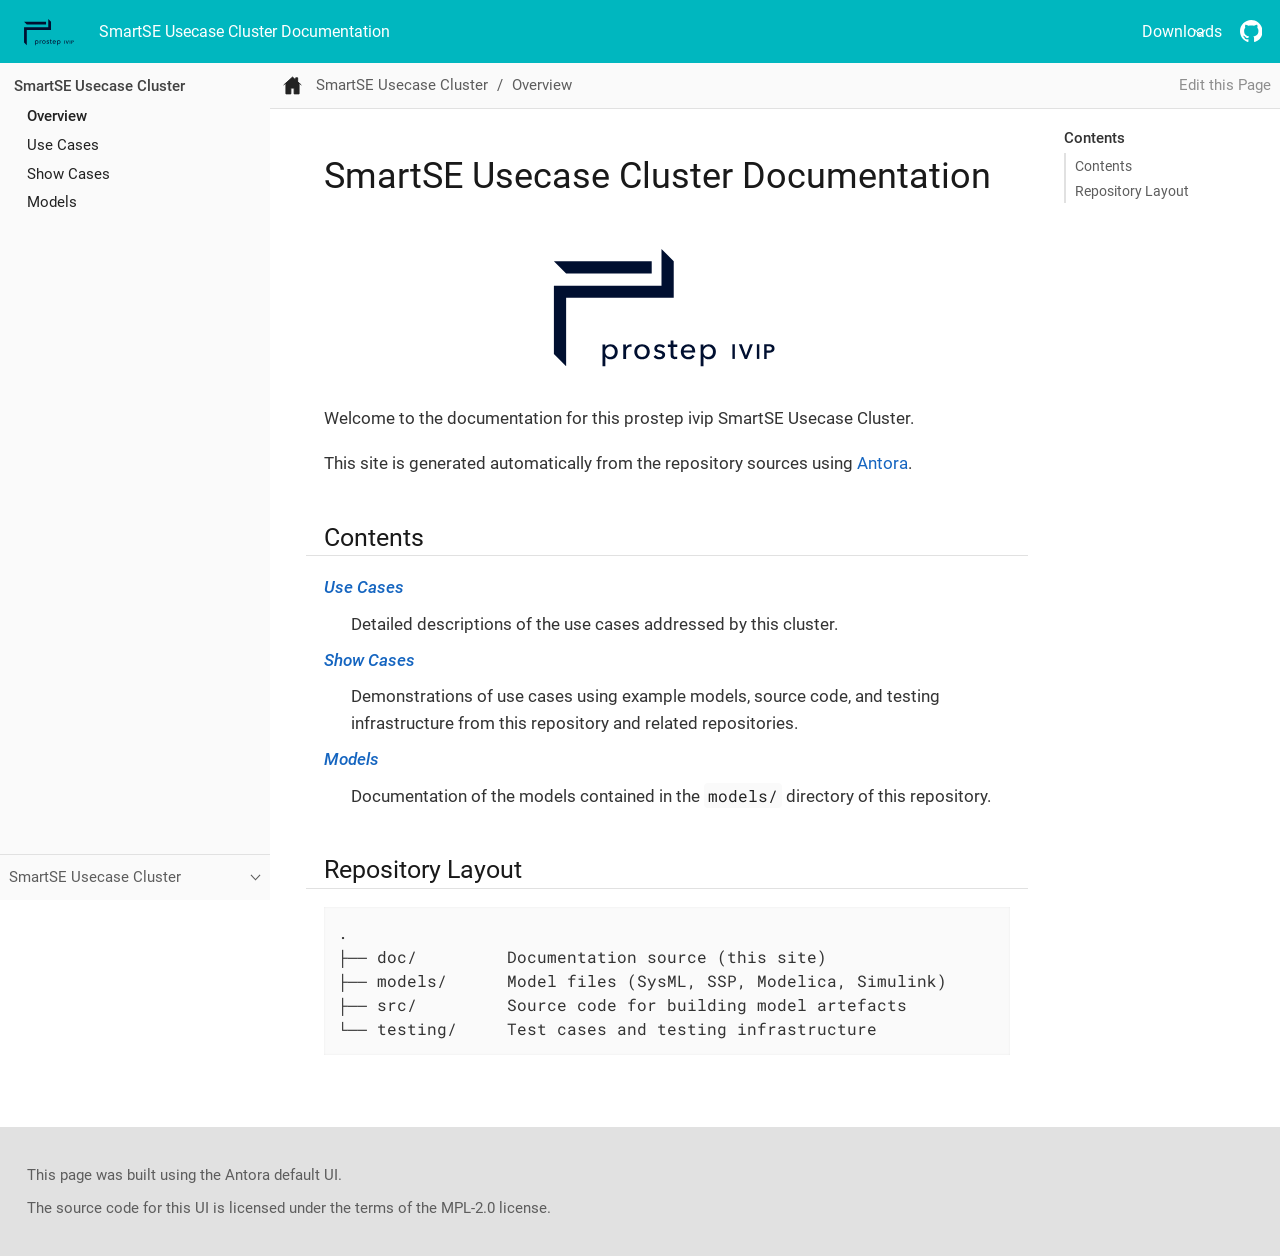
<file: index.html>
<!DOCTYPE html>
<meta charset="utf-8">
<link rel="canonical" href="https://pmsfit.github.io/smartse-template/smartse-cluster/index.html">
<script>location="smartse-cluster/index.html"</script>
<meta http-equiv="refresh" content="0; url=smartse-cluster/index.html">
<meta name="robots" content="noindex">
<title>Redirect Notice</title>
<h1>Redirect Notice</h1>
<p>The page you requested has been relocated to <a href="smartse-cluster/index.html">https://pmsfit.github.io/smartse-template/smartse-cluster/index.html</a>.</p>
</file>
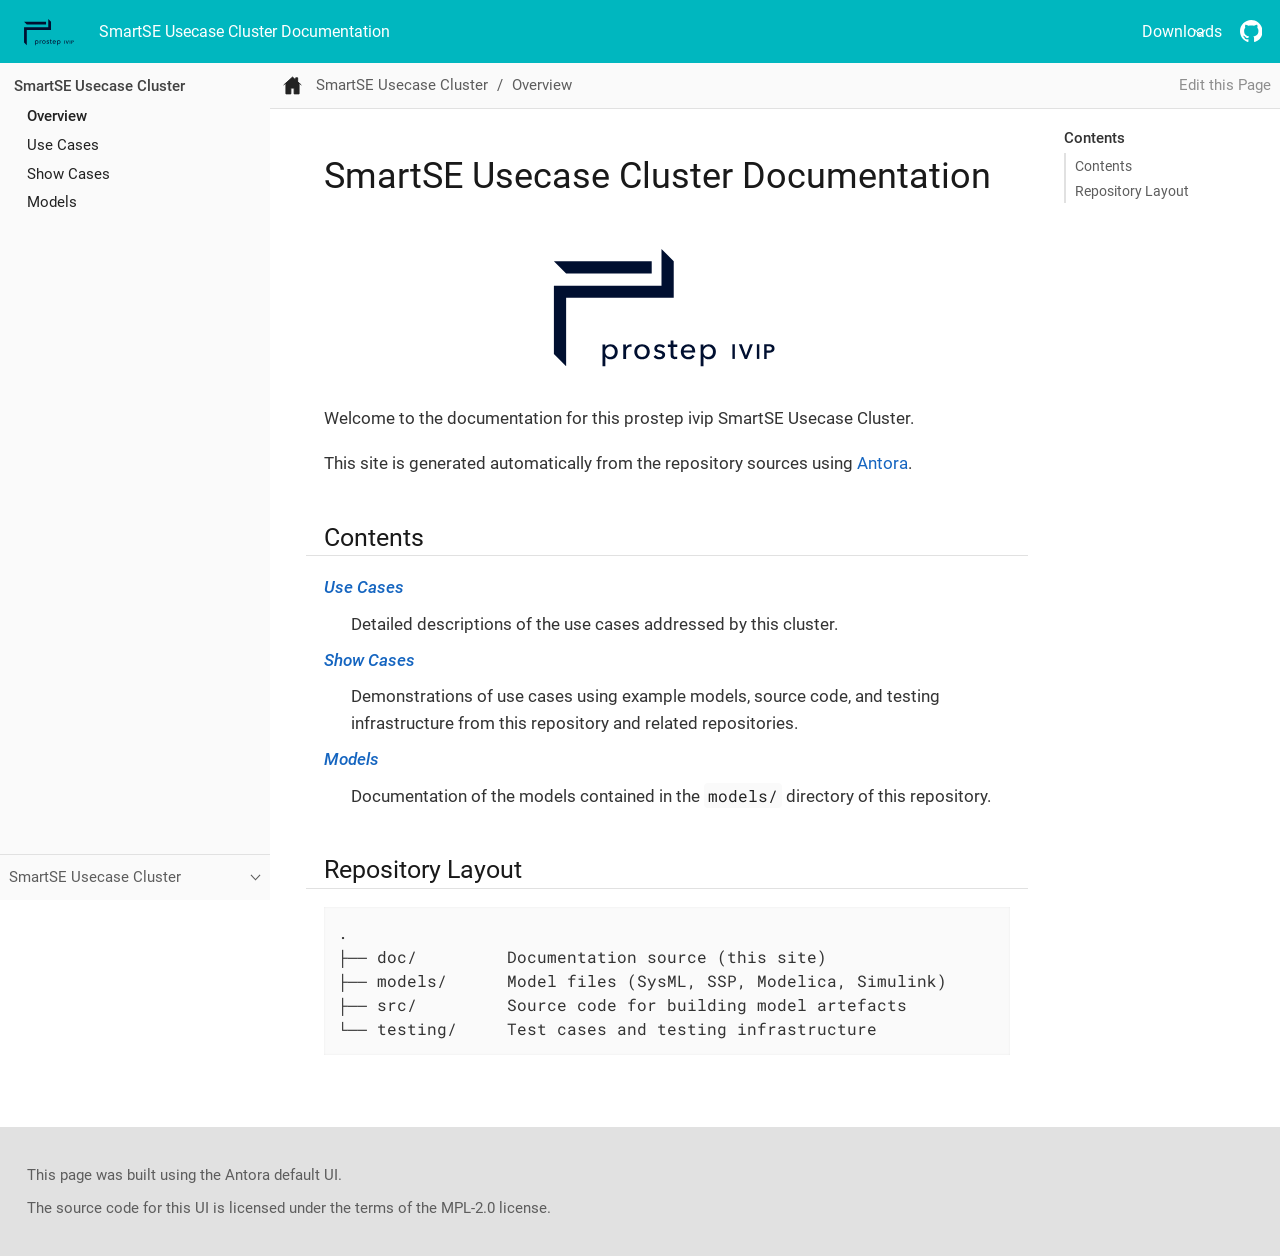
<file: smartse-cluster/index.html>
<!DOCTYPE html>
<html lang="en">
  <head>
    <meta charset="utf-8">
    <meta name="viewport" content="width=device-width,initial-scale=1">
    <title>SmartSE Usecase Cluster Documentation :: SmartSE Usecase Cluster Documentation</title>
    <link rel="canonical" href="https://pmsfit.github.io/smartse-template/smartse-cluster/index.html">
    <meta name="description" content="Landing page for the SmartSE Usecase Cluster documentation site.">
    <meta name="generator" content="Antora 3.1.14">
<link rel="stylesheet" href="../_/css/site.css">
<link rel="stylesheet" href="../_/css/custom.css">
  </head>
  <body class="article">
<header class="header">
  <nav class="navbar">
    <div class="navbar-brand">
      <a class="navbar-item prostep-logo-link" href="https://pmsfit.github.io/smartse-template/smartse-cluster/index.html">
        <img src="../_/img/prostep_logo.svg" alt="prostep ivip logo" class="prostep-logo">
      </a>
      <a class="navbar-item title" href="https://pmsfit.github.io/smartse-template/smartse-cluster/index.html">SmartSE Usecase Cluster Documentation</a>
      <button class="navbar-burger" data-target="topbar-nav" aria-label="Toggle navigation" aria-expanded="false" type="button">
        <span></span>
        <span></span>
        <span></span>
      </button>
    </div>
    <div id="topbar-nav" class="navbar-menu">
      <div class="navbar-end">
        <div class="navbar-item has-dropdown" data-downloads-dropdown data-manifest-url="../_/downloads/downloads-manifest.json">
          <button id="downloads-toggle" class="navbar-link downloads-toggle" type="button" aria-haspopup="true" aria-expanded="false" aria-controls="downloads-menu">
            Downloads
          </button>
          <div id="downloads-menu" class="navbar-dropdown downloads-dropdown-menu" role="menu" aria-labelledby="downloads-toggle" data-downloads-menu>
            <div class="navbar-item is-disabled downloads-status" data-downloads-status>Loading downloads…</div>
          </div>
        </div>
        <a class="navbar-item github" href="https://github.com/PMSFIT/smartse-template" target="_blank" rel="noopener" aria-label="smartse-template on GitHub" title="smartse-template on GitHub">
          <span class="icon" aria-hidden="true">
            <svg viewBox="0 0 16 16" width="20" height="20" fill="currentColor" role="img">
              <path fill-rule="evenodd" d="M8 0C3.58 0 0 3.58 0 8c0 3.54 2.29 6.53 5.47 7.59.4.07.55-.17.55-.38 0-.19-.01-.82-.01-1.49-2.01.37-2.53-.49-2.69-.94-.09-.23-.48-.94-.82-1.13-.28-.15-.68-.52-.01-.53.63-.01 1.08.58 1.23.82.72 1.21 1.87.87 2.33.66.07-.52.28-.87.51-1.07-1.78-.2-3.64-.89-3.64-3.95 0-.87.31-1.59.82-2.15-.08-.2-.36-1.02.08-2.12 0 0 .67-.21 2.2.82.64-.18 1.32-.27 2-.27.68 0 1.36.09 2 .27 1.53-1.04 2.2-.82 2.2-.82.44 1.1.16 1.92.08 2.12.51.56.82 1.27.82 2.15 0 3.07-1.87 3.75-3.65 3.95.29.25.54.73.54 1.48 0 1.07-.01 1.93-.01 2.2 0 .21.15.46.55.38A8.013 8.013 0 0016 8c0-4.42-3.58-8-8-8Z"></path>
            </svg>
          </span>
        </a>
      </div>
    </div>
  </nav>
</header>
<div class="body">
<div class="nav-container" data-component="smartse-cluster" data-version="">
  <aside class="nav">
    <div class="panels">
<div class="nav-panel-menu is-active" data-panel="menu">
  <nav class="nav-menu">
    <button class="nav-menu-toggle" aria-label="Toggle expand/collapse all" style="display: none"></button>
    <h3 class="title"><a href="index.html">SmartSE Usecase Cluster</a></h3>
<ul class="nav-list">
  <li class="nav-item" data-depth="0">
<ul class="nav-list">
  <li class="nav-item is-current-page" data-depth="1">
    <a class="nav-link" href="index.html">Overview</a>
  </li>
</ul>
  </li>
  <li class="nav-item" data-depth="0">
<ul class="nav-list">
  <li class="nav-item" data-depth="1">
    <a class="nav-link" href="usecases/index.html">Use Cases</a>
  </li>
</ul>
  </li>
  <li class="nav-item" data-depth="0">
<ul class="nav-list">
  <li class="nav-item" data-depth="1">
    <a class="nav-link" href="showcases/index.html">Show Cases</a>
  </li>
</ul>
  </li>
  <li class="nav-item" data-depth="0">
<ul class="nav-list">
  <li class="nav-item" data-depth="1">
    <a class="nav-link" href="models/index.html">Models</a>
  </li>
</ul>
  </li>
</ul>
  </nav>
</div>
<div class="nav-panel-explore" data-panel="explore">
  <div class="context">
    <span class="title">SmartSE Usecase Cluster</span>
    <span class="version"></span>
  </div>
  <ul class="components">
    <li class="component is-current">
      <div class="title"><a href="index.html">SmartSE Usecase Cluster</a></div>
    </li>
  </ul>
</div>
    </div>
  </aside>
</div>
<main class="article">
<div class="toolbar" role="navigation">
<button class="nav-toggle"></button>
  <a href="index.html" class="home-link is-current"></a>
<nav class="breadcrumbs" aria-label="breadcrumbs">
  <ul>
    <li><a href="index.html">SmartSE Usecase Cluster</a></li>
    <li><a href="index.html">Overview</a></li>
  </ul>
</nav>
<div class="edit-this-page"><a href="https://github.com/PMSFIT/smartse-template/edit/main/doc/modules/ROOT/pages/index.adoc">Edit this Page</a></div>
</div>
  <div class="content">
<aside class="toc sidebar" data-title="Contents" data-levels="2">
  <div class="toc-menu"></div>
</aside>
<article class="doc">
<h1 class="page">SmartSE Usecase Cluster Documentation</h1>
<div id="preamble">
<div class="sectionbody">
<div class="imageblock text-center">
<div class="content">
<img src="_images/prostep_logo.svg" alt="prostep ivip logo" width="280">
</div>
</div>
<div class="paragraph">
<p>Welcome to the documentation for this prostep ivip SmartSE Usecase Cluster.</p>
</div>
<div class="paragraph">
<p>This site is generated automatically from the repository sources using
<a href="https://antora.org">Antora</a>.</p>
</div>
</div>
</div>
<div class="sect1">
<h2 id="_contents"><a class="anchor" href="#_contents"></a>Contents</h2>
<div class="sectionbody">
<div class="dlist">
<dl>
<dt class="hdlist1"><a href="usecases/index.html" class="xref page">Use Cases</a></dt>
<dd>
<p>Detailed descriptions of the use cases addressed by this cluster.</p>
</dd>
<dt class="hdlist1"><a href="showcases/index.html" class="xref page">Show Cases</a></dt>
<dd>
<p>Demonstrations of use cases using example models, source code, and testing
infrastructure from this repository and related repositories.</p>
</dd>
<dt class="hdlist1"><a href="models/index.html" class="xref page">Models</a></dt>
<dd>
<p>Documentation of the models contained in the <code>models/</code> directory of this
repository.</p>
</dd>
</dl>
</div>
</div>
</div>
<div class="sect1">
<h2 id="_repository_layout"><a class="anchor" href="#_repository_layout"></a>Repository Layout</h2>
<div class="sectionbody">
<div class="listingblock">
<div class="content">
<pre class="highlightjs highlight"><code class="language-none hljs">.
├── doc/         Documentation source (this site)
├── models/      Model files (SysML, SSP, Modelica, Simulink)
├── src/         Source code for building model artefacts
└── testing/     Test cases and testing infrastructure</code></pre>
</div>
</div>
</div>
</div>
</article>
  </div>
</main>
</div>
<footer class="footer">
  <p>This page was built using the Antora default UI.</p>
  <p>The source code for this UI is licensed under the terms of the MPL-2.0 license.</p>
</footer>
<script id="site-script" src="../_/js/site.js" data-ui-root-path="../_"></script>
<script src="../_/js/downloads.js"></script>
<script async src="../_/js/vendor/highlight.js"></script>
  </body>
</html>
</file>
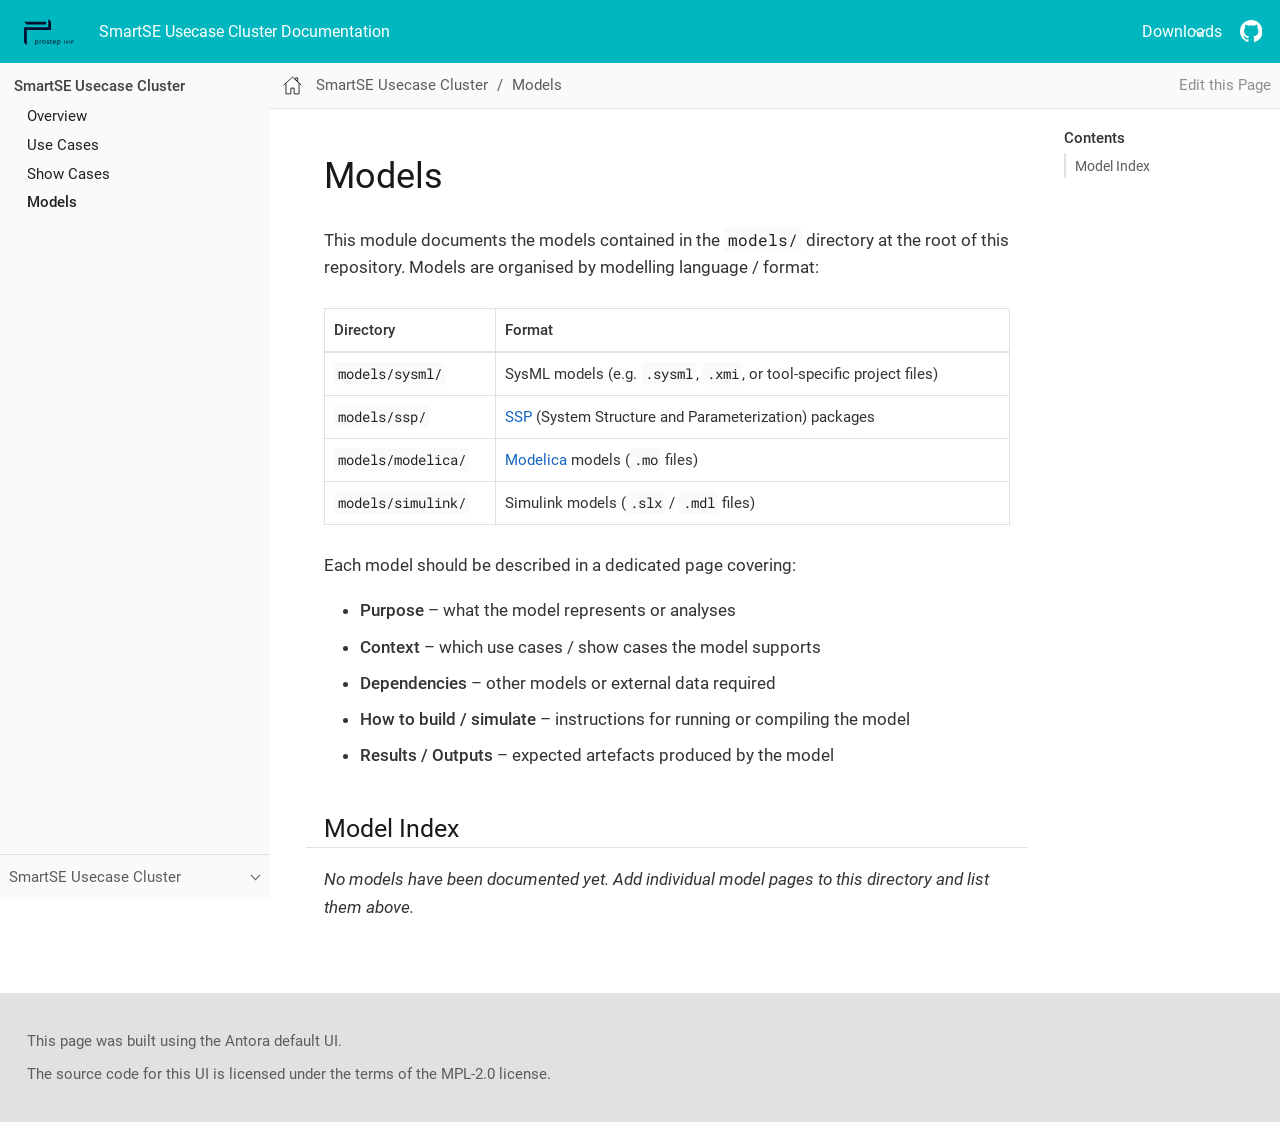
<file: smartse-cluster/models/index.html>
<!DOCTYPE html>
<html lang="en">
  <head>
    <meta charset="utf-8">
    <meta name="viewport" content="width=device-width,initial-scale=1">
    <title>Models :: SmartSE Usecase Cluster Documentation</title>
    <link rel="canonical" href="https://pmsfit.github.io/smartse-template/smartse-cluster/models/index.html">
    <meta name="description" content="Index of models documented in this cluster.">
    <meta name="generator" content="Antora 3.1.14">
<link rel="stylesheet" href="../../_/css/site.css">
<link rel="stylesheet" href="../../_/css/custom.css">
  </head>
  <body class="article">
<header class="header">
  <nav class="navbar">
    <div class="navbar-brand">
      <a class="navbar-item prostep-logo-link" href="https://pmsfit.github.io/smartse-template/smartse-cluster/index.html">
        <img src="../../_/img/prostep_logo.svg" alt="prostep ivip logo" class="prostep-logo">
      </a>
      <a class="navbar-item title" href="https://pmsfit.github.io/smartse-template/smartse-cluster/index.html">SmartSE Usecase Cluster Documentation</a>
      <button class="navbar-burger" data-target="topbar-nav" aria-label="Toggle navigation" aria-expanded="false" type="button">
        <span></span>
        <span></span>
        <span></span>
      </button>
    </div>
    <div id="topbar-nav" class="navbar-menu">
      <div class="navbar-end">
        <div class="navbar-item has-dropdown" data-downloads-dropdown data-manifest-url="../../_/downloads/downloads-manifest.json">
          <button id="downloads-toggle" class="navbar-link downloads-toggle" type="button" aria-haspopup="true" aria-expanded="false" aria-controls="downloads-menu">
            Downloads
          </button>
          <div id="downloads-menu" class="navbar-dropdown downloads-dropdown-menu" role="menu" aria-labelledby="downloads-toggle" data-downloads-menu>
            <div class="navbar-item is-disabled downloads-status" data-downloads-status>Loading downloads…</div>
          </div>
        </div>
        <a class="navbar-item github" href="https://github.com/PMSFIT/smartse-template" target="_blank" rel="noopener" aria-label="smartse-template on GitHub" title="smartse-template on GitHub">
          <span class="icon" aria-hidden="true">
            <svg viewBox="0 0 16 16" width="20" height="20" fill="currentColor" role="img">
              <path fill-rule="evenodd" d="M8 0C3.58 0 0 3.58 0 8c0 3.54 2.29 6.53 5.47 7.59.4.07.55-.17.55-.38 0-.19-.01-.82-.01-1.49-2.01.37-2.53-.49-2.69-.94-.09-.23-.48-.94-.82-1.13-.28-.15-.68-.52-.01-.53.63-.01 1.08.58 1.23.82.72 1.21 1.87.87 2.33.66.07-.52.28-.87.51-1.07-1.78-.2-3.64-.89-3.64-3.95 0-.87.31-1.59.82-2.15-.08-.2-.36-1.02.08-2.12 0 0 .67-.21 2.2.82.64-.18 1.32-.27 2-.27.68 0 1.36.09 2 .27 1.53-1.04 2.2-.82 2.2-.82.44 1.1.16 1.92.08 2.12.51.56.82 1.27.82 2.15 0 3.07-1.87 3.75-3.65 3.95.29.25.54.73.54 1.48 0 1.07-.01 1.93-.01 2.2 0 .21.15.46.55.38A8.013 8.013 0 0016 8c0-4.42-3.58-8-8-8Z"></path>
            </svg>
          </span>
        </a>
      </div>
    </div>
  </nav>
</header>
<div class="body">
<div class="nav-container" data-component="smartse-cluster" data-version="">
  <aside class="nav">
    <div class="panels">
<div class="nav-panel-menu is-active" data-panel="menu">
  <nav class="nav-menu">
    <button class="nav-menu-toggle" aria-label="Toggle expand/collapse all" style="display: none"></button>
    <h3 class="title"><a href="../index.html">SmartSE Usecase Cluster</a></h3>
<ul class="nav-list">
  <li class="nav-item" data-depth="0">
<ul class="nav-list">
  <li class="nav-item" data-depth="1">
    <a class="nav-link" href="../index.html">Overview</a>
  </li>
</ul>
  </li>
  <li class="nav-item" data-depth="0">
<ul class="nav-list">
  <li class="nav-item" data-depth="1">
    <a class="nav-link" href="../usecases/index.html">Use Cases</a>
  </li>
</ul>
  </li>
  <li class="nav-item" data-depth="0">
<ul class="nav-list">
  <li class="nav-item" data-depth="1">
    <a class="nav-link" href="../showcases/index.html">Show Cases</a>
  </li>
</ul>
  </li>
  <li class="nav-item" data-depth="0">
<ul class="nav-list">
  <li class="nav-item is-current-page" data-depth="1">
    <a class="nav-link" href="index.html">Models</a>
  </li>
</ul>
  </li>
</ul>
  </nav>
</div>
<div class="nav-panel-explore" data-panel="explore">
  <div class="context">
    <span class="title">SmartSE Usecase Cluster</span>
    <span class="version"></span>
  </div>
  <ul class="components">
    <li class="component is-current">
      <div class="title"><a href="../index.html">SmartSE Usecase Cluster</a></div>
    </li>
  </ul>
</div>
    </div>
  </aside>
</div>
<main class="article">
<div class="toolbar" role="navigation">
<button class="nav-toggle"></button>
  <a href="../index.html" class="home-link"></a>
<nav class="breadcrumbs" aria-label="breadcrumbs">
  <ul>
    <li><a href="../index.html">SmartSE Usecase Cluster</a></li>
    <li><a href="index.html">Models</a></li>
  </ul>
</nav>
<div class="edit-this-page"><a href="https://github.com/PMSFIT/smartse-template/edit/main/doc/modules/models/pages/index.adoc">Edit this Page</a></div>
</div>
  <div class="content">
<aside class="toc sidebar" data-title="Contents" data-levels="2">
  <div class="toc-menu"></div>
</aside>
<article class="doc">
<h1 class="page">Models</h1>
<div id="preamble">
<div class="sectionbody">
<div class="paragraph">
<p>This module documents the models contained in the <code>models/</code> directory at the
root of this repository.  Models are organised by modelling language / format:</p>
</div>
<table class="tableblock frame-all grid-all stretch">
<colgroup>
<col style="width: 25%;">
<col style="width: 75%;">
</colgroup>
<thead>
<tr>
<th class="tableblock halign-left valign-top">Directory</th>
<th class="tableblock halign-left valign-top">Format</th>
</tr>
</thead>
<tbody>
<tr>
<td class="tableblock halign-left valign-top"><p class="tableblock"><code>models/sysml/</code></p></td>
<td class="tableblock halign-left valign-top"><p class="tableblock">SysML models (e.g. <code>.sysml</code>, <code>.xmi</code>, or tool-specific project files)</p></td>
</tr>
<tr>
<td class="tableblock halign-left valign-top"><p class="tableblock"><code>models/ssp/</code></p></td>
<td class="tableblock halign-left valign-top"><p class="tableblock"><a href="https://ssp-standard.org">SSP</a> (System Structure and Parameterization) packages</p></td>
</tr>
<tr>
<td class="tableblock halign-left valign-top"><p class="tableblock"><code>models/modelica/</code></p></td>
<td class="tableblock halign-left valign-top"><p class="tableblock"><a href="https://modelica.org">Modelica</a> models (<code>.mo</code> files)</p></td>
</tr>
<tr>
<td class="tableblock halign-left valign-top"><p class="tableblock"><code>models/simulink/</code></p></td>
<td class="tableblock halign-left valign-top"><p class="tableblock">Simulink models (<code>.slx</code> / <code>.mdl</code> files)</p></td>
</tr>
</tbody>
</table>
<div class="paragraph">
<p>Each model should be described in a dedicated page covering:</p>
</div>
<div class="ulist">
<ul>
<li>
<p><strong>Purpose</strong> – what the model represents or analyses</p>
</li>
<li>
<p><strong>Context</strong> – which use cases / show cases the model supports</p>
</li>
<li>
<p><strong>Dependencies</strong> – other models or external data required</p>
</li>
<li>
<p><strong>How to build / simulate</strong> – instructions for running or compiling the model</p>
</li>
<li>
<p><strong>Results / Outputs</strong> – expected artefacts produced by the model</p>
</li>
</ul>
</div>
</div>
</div>
<div class="sect1">
<h2 id="_model_index"><a class="anchor" href="#_model_index"></a>Model Index</h2>
<div class="sectionbody">
<div class="paragraph">
<p><em>No models have been documented yet.</em>
<em>Add individual model pages to this directory and list them above.</em></p>
</div>
</div>
</div>
</article>
  </div>
</main>
</div>
<footer class="footer">
  <p>This page was built using the Antora default UI.</p>
  <p>The source code for this UI is licensed under the terms of the MPL-2.0 license.</p>
</footer>
<script id="site-script" src="../../_/js/site.js" data-ui-root-path="../../_"></script>
<script src="../../_/js/downloads.js"></script>
<script async src="../../_/js/vendor/highlight.js"></script>
  </body>
</html>
</file>
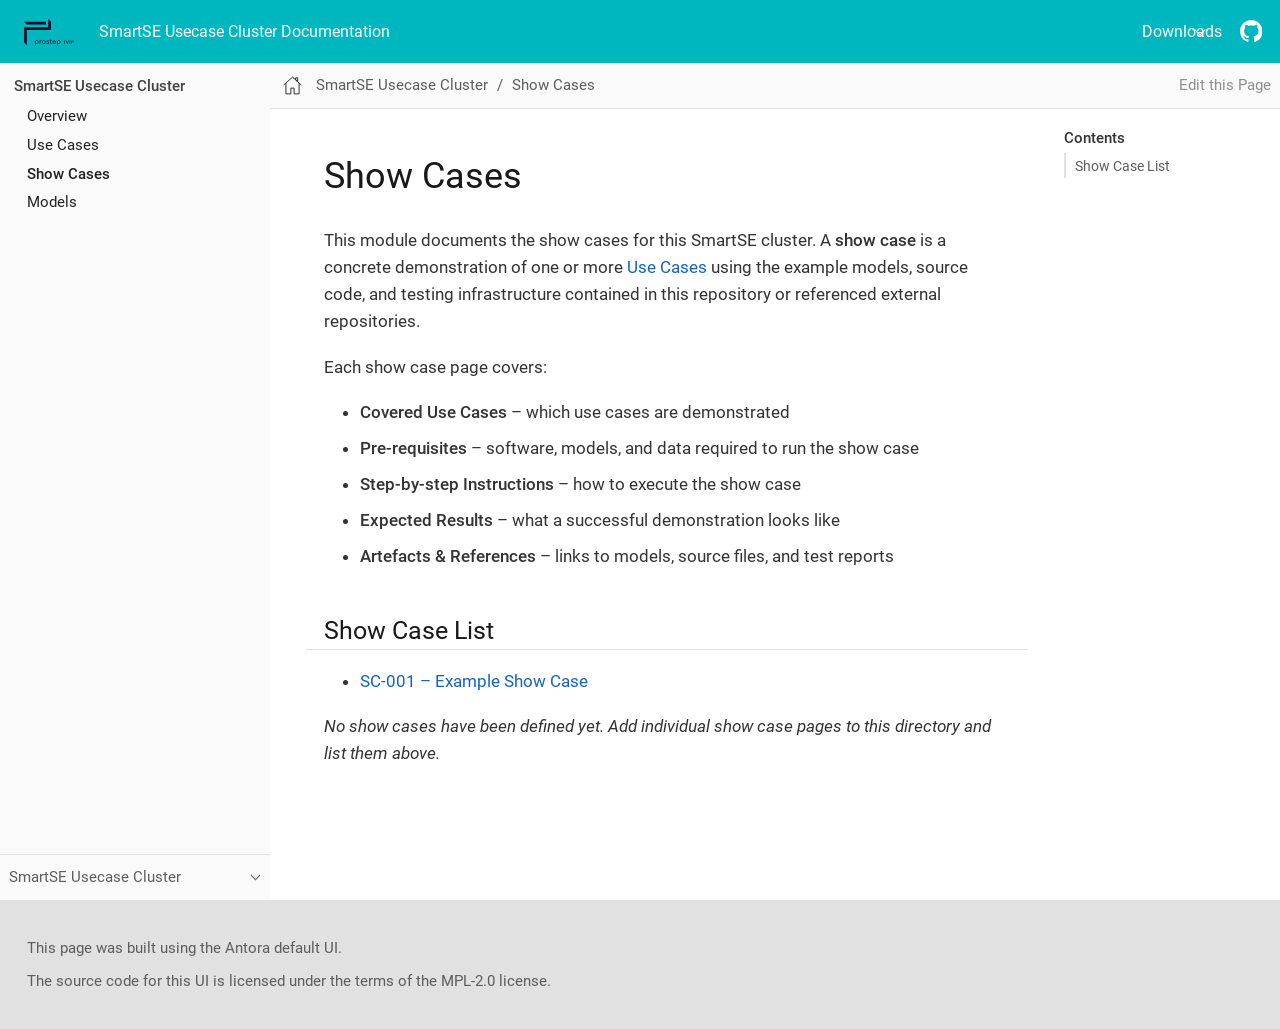
<file: smartse-cluster/showcases/index.html>
<!DOCTYPE html>
<html lang="en">
  <head>
    <meta charset="utf-8">
    <meta name="viewport" content="width=device-width,initial-scale=1">
    <title>Show Cases :: SmartSE Usecase Cluster Documentation</title>
    <link rel="canonical" href="https://pmsfit.github.io/smartse-template/smartse-cluster/showcases/index.html">
    <meta name="description" content="Index of show cases documented in this cluster.">
    <meta name="generator" content="Antora 3.1.14">
<link rel="stylesheet" href="../../_/css/site.css">
<link rel="stylesheet" href="../../_/css/custom.css">
  </head>
  <body class="article">
<header class="header">
  <nav class="navbar">
    <div class="navbar-brand">
      <a class="navbar-item prostep-logo-link" href="https://pmsfit.github.io/smartse-template/smartse-cluster/index.html">
        <img src="../../_/img/prostep_logo.svg" alt="prostep ivip logo" class="prostep-logo">
      </a>
      <a class="navbar-item title" href="https://pmsfit.github.io/smartse-template/smartse-cluster/index.html">SmartSE Usecase Cluster Documentation</a>
      <button class="navbar-burger" data-target="topbar-nav" aria-label="Toggle navigation" aria-expanded="false" type="button">
        <span></span>
        <span></span>
        <span></span>
      </button>
    </div>
    <div id="topbar-nav" class="navbar-menu">
      <div class="navbar-end">
        <div class="navbar-item has-dropdown" data-downloads-dropdown data-manifest-url="../../_/downloads/downloads-manifest.json">
          <button id="downloads-toggle" class="navbar-link downloads-toggle" type="button" aria-haspopup="true" aria-expanded="false" aria-controls="downloads-menu">
            Downloads
          </button>
          <div id="downloads-menu" class="navbar-dropdown downloads-dropdown-menu" role="menu" aria-labelledby="downloads-toggle" data-downloads-menu>
            <div class="navbar-item is-disabled downloads-status" data-downloads-status>Loading downloads…</div>
          </div>
        </div>
        <a class="navbar-item github" href="https://github.com/PMSFIT/smartse-template" target="_blank" rel="noopener" aria-label="smartse-template on GitHub" title="smartse-template on GitHub">
          <span class="icon" aria-hidden="true">
            <svg viewBox="0 0 16 16" width="20" height="20" fill="currentColor" role="img">
              <path fill-rule="evenodd" d="M8 0C3.58 0 0 3.58 0 8c0 3.54 2.29 6.53 5.47 7.59.4.07.55-.17.55-.38 0-.19-.01-.82-.01-1.49-2.01.37-2.53-.49-2.69-.94-.09-.23-.48-.94-.82-1.13-.28-.15-.68-.52-.01-.53.63-.01 1.08.58 1.23.82.72 1.21 1.87.87 2.33.66.07-.52.28-.87.51-1.07-1.78-.2-3.64-.89-3.64-3.95 0-.87.31-1.59.82-2.15-.08-.2-.36-1.02.08-2.12 0 0 .67-.21 2.2.82.64-.18 1.32-.27 2-.27.68 0 1.36.09 2 .27 1.53-1.04 2.2-.82 2.2-.82.44 1.1.16 1.92.08 2.12.51.56.82 1.27.82 2.15 0 3.07-1.87 3.75-3.65 3.95.29.25.54.73.54 1.48 0 1.07-.01 1.93-.01 2.2 0 .21.15.46.55.38A8.013 8.013 0 0016 8c0-4.42-3.58-8-8-8Z"></path>
            </svg>
          </span>
        </a>
      </div>
    </div>
  </nav>
</header>
<div class="body">
<div class="nav-container" data-component="smartse-cluster" data-version="">
  <aside class="nav">
    <div class="panels">
<div class="nav-panel-menu is-active" data-panel="menu">
  <nav class="nav-menu">
    <button class="nav-menu-toggle" aria-label="Toggle expand/collapse all" style="display: none"></button>
    <h3 class="title"><a href="../index.html">SmartSE Usecase Cluster</a></h3>
<ul class="nav-list">
  <li class="nav-item" data-depth="0">
<ul class="nav-list">
  <li class="nav-item" data-depth="1">
    <a class="nav-link" href="../index.html">Overview</a>
  </li>
</ul>
  </li>
  <li class="nav-item" data-depth="0">
<ul class="nav-list">
  <li class="nav-item" data-depth="1">
    <a class="nav-link" href="../usecases/index.html">Use Cases</a>
  </li>
</ul>
  </li>
  <li class="nav-item" data-depth="0">
<ul class="nav-list">
  <li class="nav-item is-current-page" data-depth="1">
    <a class="nav-link" href="index.html">Show Cases</a>
  </li>
</ul>
  </li>
  <li class="nav-item" data-depth="0">
<ul class="nav-list">
  <li class="nav-item" data-depth="1">
    <a class="nav-link" href="../models/index.html">Models</a>
  </li>
</ul>
  </li>
</ul>
  </nav>
</div>
<div class="nav-panel-explore" data-panel="explore">
  <div class="context">
    <span class="title">SmartSE Usecase Cluster</span>
    <span class="version"></span>
  </div>
  <ul class="components">
    <li class="component is-current">
      <div class="title"><a href="../index.html">SmartSE Usecase Cluster</a></div>
    </li>
  </ul>
</div>
    </div>
  </aside>
</div>
<main class="article">
<div class="toolbar" role="navigation">
<button class="nav-toggle"></button>
  <a href="../index.html" class="home-link"></a>
<nav class="breadcrumbs" aria-label="breadcrumbs">
  <ul>
    <li><a href="../index.html">SmartSE Usecase Cluster</a></li>
    <li><a href="index.html">Show Cases</a></li>
  </ul>
</nav>
<div class="edit-this-page"><a href="https://github.com/PMSFIT/smartse-template/edit/main/doc/modules/showcases/pages/index.adoc">Edit this Page</a></div>
</div>
  <div class="content">
<aside class="toc sidebar" data-title="Contents" data-levels="2">
  <div class="toc-menu"></div>
</aside>
<article class="doc">
<h1 class="page">Show Cases</h1>
<div id="preamble">
<div class="sectionbody">
<div class="paragraph">
<p>This module documents the show cases for this SmartSE cluster.  A <strong>show case</strong>
is a concrete demonstration of one or more <a href="../usecases/index.html" class="xref page">Use Cases</a>
using the example models, source code, and testing infrastructure contained in
this repository or referenced external repositories.</p>
</div>
<div class="paragraph">
<p>Each show case page covers:</p>
</div>
<div class="ulist">
<ul>
<li>
<p><strong>Covered Use Cases</strong> – which use cases are demonstrated</p>
</li>
<li>
<p><strong>Pre-requisites</strong> – software, models, and data required to run the show case</p>
</li>
<li>
<p><strong>Step-by-step Instructions</strong> – how to execute the show case</p>
</li>
<li>
<p><strong>Expected Results</strong> – what a successful demonstration looks like</p>
</li>
<li>
<p><strong>Artefacts &amp; References</strong> – links to models, source files, and test reports</p>
</li>
</ul>
</div>
</div>
</div>
<div class="sect1">
<h2 id="_show_case_list"><a class="anchor" href="#_show_case_list"></a>Show Case List</h2>
<div class="sectionbody">
<div class="ulist">
<ul>
<li>
<p><a href="sc-001.html" class="xref page">SC-001 – Example Show Case</a></p>
</li>
</ul>
</div>
<div class="paragraph">
<p><em>No show cases have been defined yet.</em>
<em>Add individual show case pages to this directory and list them above.</em></p>
</div>
</div>
</div>
</article>
  </div>
</main>
</div>
<footer class="footer">
  <p>This page was built using the Antora default UI.</p>
  <p>The source code for this UI is licensed under the terms of the MPL-2.0 license.</p>
</footer>
<script id="site-script" src="../../_/js/site.js" data-ui-root-path="../../_"></script>
<script src="../../_/js/downloads.js"></script>
<script async src="../../_/js/vendor/highlight.js"></script>
  </body>
</html>
</file>
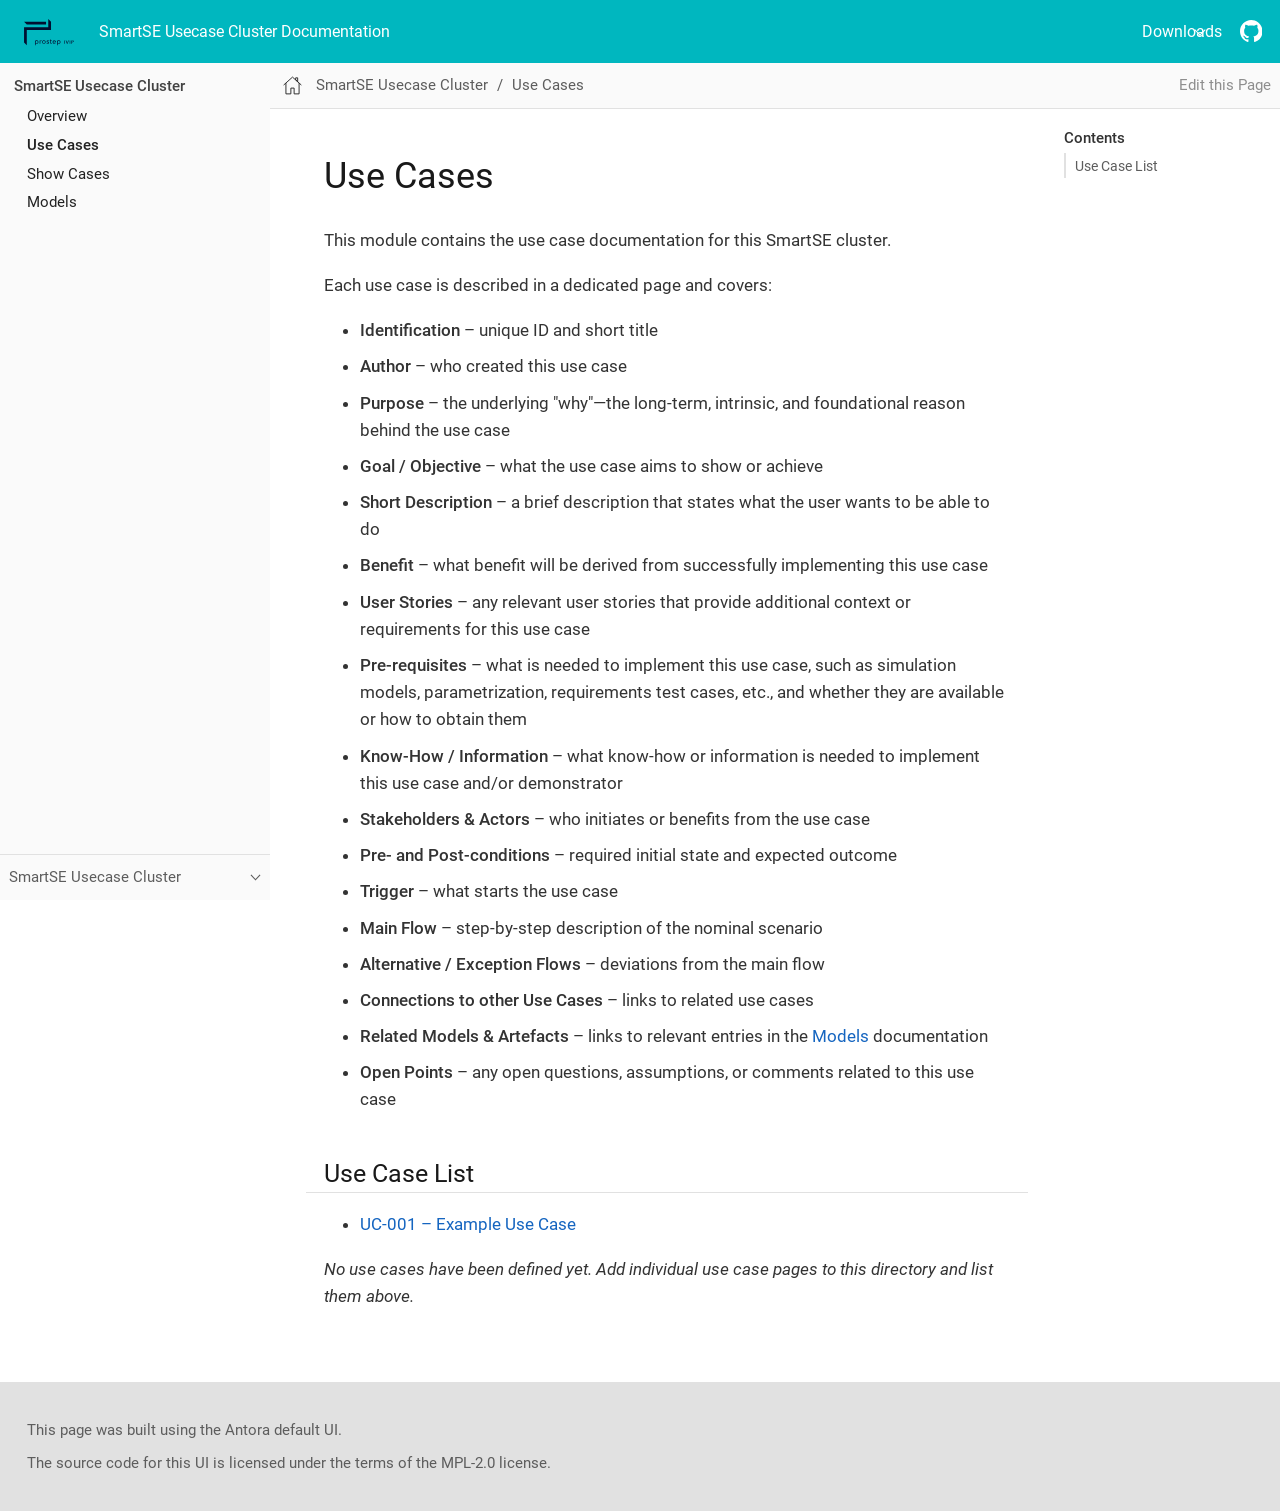
<file: smartse-cluster/usecases/index.html>
<!DOCTYPE html>
<html lang="en">
  <head>
    <meta charset="utf-8">
    <meta name="viewport" content="width=device-width,initial-scale=1">
    <title>Use Cases :: SmartSE Usecase Cluster Documentation</title>
    <link rel="canonical" href="https://pmsfit.github.io/smartse-template/smartse-cluster/usecases/index.html">
    <meta name="description" content="Index of use cases documented in this cluster.">
    <meta name="generator" content="Antora 3.1.14">
<link rel="stylesheet" href="../../_/css/site.css">
<link rel="stylesheet" href="../../_/css/custom.css">
  </head>
  <body class="article">
<header class="header">
  <nav class="navbar">
    <div class="navbar-brand">
      <a class="navbar-item prostep-logo-link" href="https://pmsfit.github.io/smartse-template/smartse-cluster/index.html">
        <img src="../../_/img/prostep_logo.svg" alt="prostep ivip logo" class="prostep-logo">
      </a>
      <a class="navbar-item title" href="https://pmsfit.github.io/smartse-template/smartse-cluster/index.html">SmartSE Usecase Cluster Documentation</a>
      <button class="navbar-burger" data-target="topbar-nav" aria-label="Toggle navigation" aria-expanded="false" type="button">
        <span></span>
        <span></span>
        <span></span>
      </button>
    </div>
    <div id="topbar-nav" class="navbar-menu">
      <div class="navbar-end">
        <div class="navbar-item has-dropdown" data-downloads-dropdown data-manifest-url="../../_/downloads/downloads-manifest.json">
          <button id="downloads-toggle" class="navbar-link downloads-toggle" type="button" aria-haspopup="true" aria-expanded="false" aria-controls="downloads-menu">
            Downloads
          </button>
          <div id="downloads-menu" class="navbar-dropdown downloads-dropdown-menu" role="menu" aria-labelledby="downloads-toggle" data-downloads-menu>
            <div class="navbar-item is-disabled downloads-status" data-downloads-status>Loading downloads…</div>
          </div>
        </div>
        <a class="navbar-item github" href="https://github.com/PMSFIT/smartse-template" target="_blank" rel="noopener" aria-label="smartse-template on GitHub" title="smartse-template on GitHub">
          <span class="icon" aria-hidden="true">
            <svg viewBox="0 0 16 16" width="20" height="20" fill="currentColor" role="img">
              <path fill-rule="evenodd" d="M8 0C3.58 0 0 3.58 0 8c0 3.54 2.29 6.53 5.47 7.59.4.07.55-.17.55-.38 0-.19-.01-.82-.01-1.49-2.01.37-2.53-.49-2.69-.94-.09-.23-.48-.94-.82-1.13-.28-.15-.68-.52-.01-.53.63-.01 1.08.58 1.23.82.72 1.21 1.87.87 2.33.66.07-.52.28-.87.51-1.07-1.78-.2-3.64-.89-3.64-3.95 0-.87.31-1.59.82-2.15-.08-.2-.36-1.02.08-2.12 0 0 .67-.21 2.2.82.64-.18 1.32-.27 2-.27.68 0 1.36.09 2 .27 1.53-1.04 2.2-.82 2.2-.82.44 1.1.16 1.92.08 2.12.51.56.82 1.27.82 2.15 0 3.07-1.87 3.75-3.65 3.95.29.25.54.73.54 1.48 0 1.07-.01 1.93-.01 2.2 0 .21.15.46.55.38A8.013 8.013 0 0016 8c0-4.42-3.58-8-8-8Z"></path>
            </svg>
          </span>
        </a>
      </div>
    </div>
  </nav>
</header>
<div class="body">
<div class="nav-container" data-component="smartse-cluster" data-version="">
  <aside class="nav">
    <div class="panels">
<div class="nav-panel-menu is-active" data-panel="menu">
  <nav class="nav-menu">
    <button class="nav-menu-toggle" aria-label="Toggle expand/collapse all" style="display: none"></button>
    <h3 class="title"><a href="../index.html">SmartSE Usecase Cluster</a></h3>
<ul class="nav-list">
  <li class="nav-item" data-depth="0">
<ul class="nav-list">
  <li class="nav-item" data-depth="1">
    <a class="nav-link" href="../index.html">Overview</a>
  </li>
</ul>
  </li>
  <li class="nav-item" data-depth="0">
<ul class="nav-list">
  <li class="nav-item is-current-page" data-depth="1">
    <a class="nav-link" href="index.html">Use Cases</a>
  </li>
</ul>
  </li>
  <li class="nav-item" data-depth="0">
<ul class="nav-list">
  <li class="nav-item" data-depth="1">
    <a class="nav-link" href="../showcases/index.html">Show Cases</a>
  </li>
</ul>
  </li>
  <li class="nav-item" data-depth="0">
<ul class="nav-list">
  <li class="nav-item" data-depth="1">
    <a class="nav-link" href="../models/index.html">Models</a>
  </li>
</ul>
  </li>
</ul>
  </nav>
</div>
<div class="nav-panel-explore" data-panel="explore">
  <div class="context">
    <span class="title">SmartSE Usecase Cluster</span>
    <span class="version"></span>
  </div>
  <ul class="components">
    <li class="component is-current">
      <div class="title"><a href="../index.html">SmartSE Usecase Cluster</a></div>
    </li>
  </ul>
</div>
    </div>
  </aside>
</div>
<main class="article">
<div class="toolbar" role="navigation">
<button class="nav-toggle"></button>
  <a href="../index.html" class="home-link"></a>
<nav class="breadcrumbs" aria-label="breadcrumbs">
  <ul>
    <li><a href="../index.html">SmartSE Usecase Cluster</a></li>
    <li><a href="index.html">Use Cases</a></li>
  </ul>
</nav>
<div class="edit-this-page"><a href="https://github.com/PMSFIT/smartse-template/edit/main/doc/modules/usecases/pages/index.adoc">Edit this Page</a></div>
</div>
  <div class="content">
<aside class="toc sidebar" data-title="Contents" data-levels="2">
  <div class="toc-menu"></div>
</aside>
<article class="doc">
<h1 class="page">Use Cases</h1>
<div id="preamble">
<div class="sectionbody">
<div class="paragraph">
<p>This module contains the use case documentation for this SmartSE cluster.</p>
</div>
<div class="paragraph">
<p>Each use case is described in a dedicated page and covers:</p>
</div>
<div class="ulist">
<ul>
<li>
<p><strong>Identification</strong> – unique ID and short title</p>
</li>
<li>
<p><strong>Author</strong> – who created this use case</p>
</li>
<li>
<p><strong>Purpose</strong> – the underlying "why"—the long-term, intrinsic, and foundational reason behind the use case</p>
</li>
<li>
<p><strong>Goal / Objective</strong> – what the use case aims to show or achieve</p>
</li>
<li>
<p><strong>Short Description</strong> – a brief description that states what the user wants to be able to do</p>
</li>
<li>
<p><strong>Benefit</strong> – what benefit will be derived from successfully implementing this use case</p>
</li>
<li>
<p><strong>User Stories</strong> – any relevant user stories that provide additional context or requirements for this use case</p>
</li>
<li>
<p><strong>Pre-requisites</strong> – what is needed to implement this use case, such as simulation models, parametrization, requirements test cases, etc., and whether they are available or how to obtain them</p>
</li>
<li>
<p><strong>Know-How / Information</strong> – what know-how or information is needed to implement this use case and/or demonstrator</p>
</li>
<li>
<p><strong>Stakeholders &amp; Actors</strong> – who initiates or benefits from the use case</p>
</li>
<li>
<p><strong>Pre- and Post-conditions</strong> – required initial state and expected outcome</p>
</li>
<li>
<p><strong>Trigger</strong> – what starts the use case</p>
</li>
<li>
<p><strong>Main Flow</strong> – step-by-step description of the nominal scenario</p>
</li>
<li>
<p><strong>Alternative / Exception Flows</strong> – deviations from the main flow</p>
</li>
<li>
<p><strong>Connections to other Use Cases</strong> – links to related use cases</p>
</li>
<li>
<p><strong>Related Models &amp; Artefacts</strong> – links to relevant entries in the
<a href="../models/index.html" class="xref page">Models</a> documentation</p>
</li>
<li>
<p><strong>Open Points</strong> – any open questions, assumptions, or comments related to this use case</p>
</li>
</ul>
</div>
</div>
</div>
<div class="sect1">
<h2 id="_use_case_list"><a class="anchor" href="#_use_case_list"></a>Use Case List</h2>
<div class="sectionbody">
<div class="ulist">
<ul>
<li>
<p><a href="uc-001.html" class="xref page">UC-001 – Example Use Case</a></p>
</li>
</ul>
</div>
<div class="paragraph">
<p><em>No use cases have been defined yet.</em>
<em>Add individual use case pages to this directory and list them above.</em></p>
</div>
</div>
</div>
</article>
  </div>
</main>
</div>
<footer class="footer">
  <p>This page was built using the Antora default UI.</p>
  <p>The source code for this UI is licensed under the terms of the MPL-2.0 license.</p>
</footer>
<script id="site-script" src="../../_/js/site.js" data-ui-root-path="../../_"></script>
<script src="../../_/js/downloads.js"></script>
<script async src="../../_/js/vendor/highlight.js"></script>
  </body>
</html>
</file>
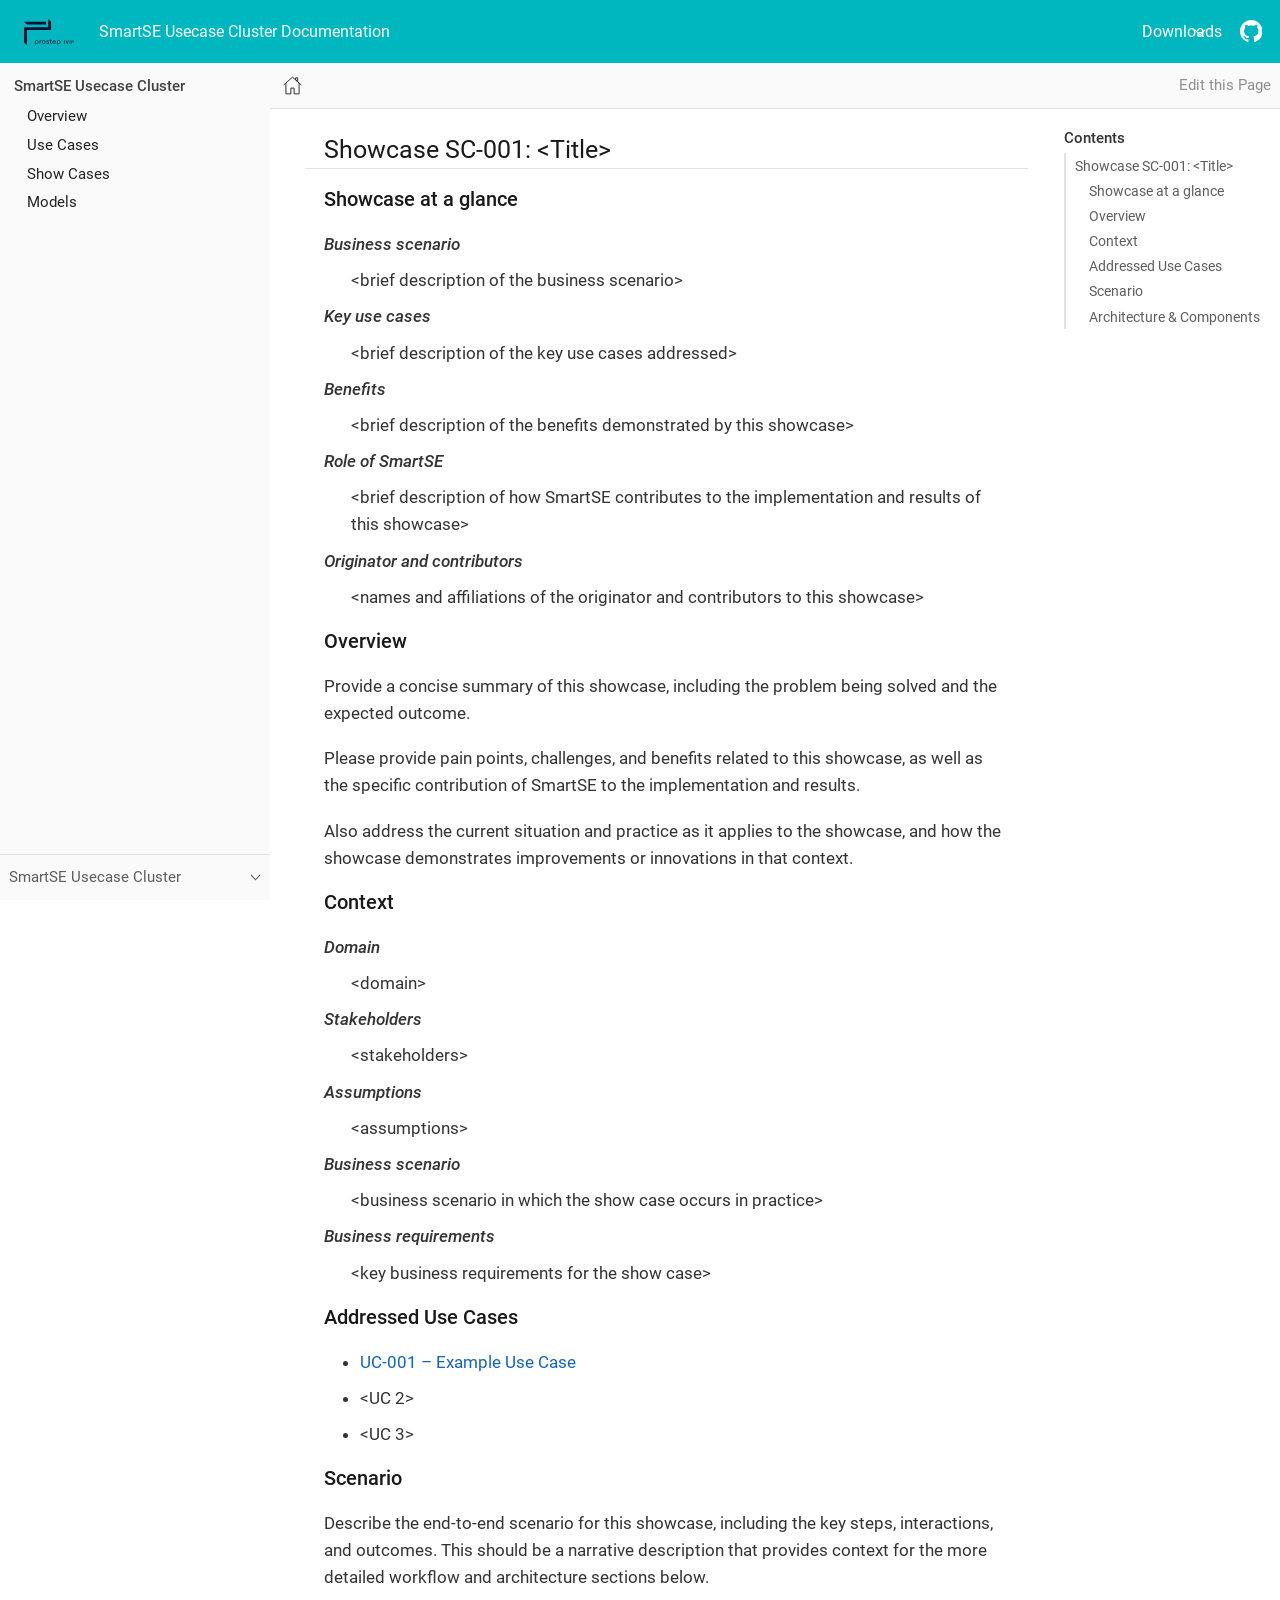
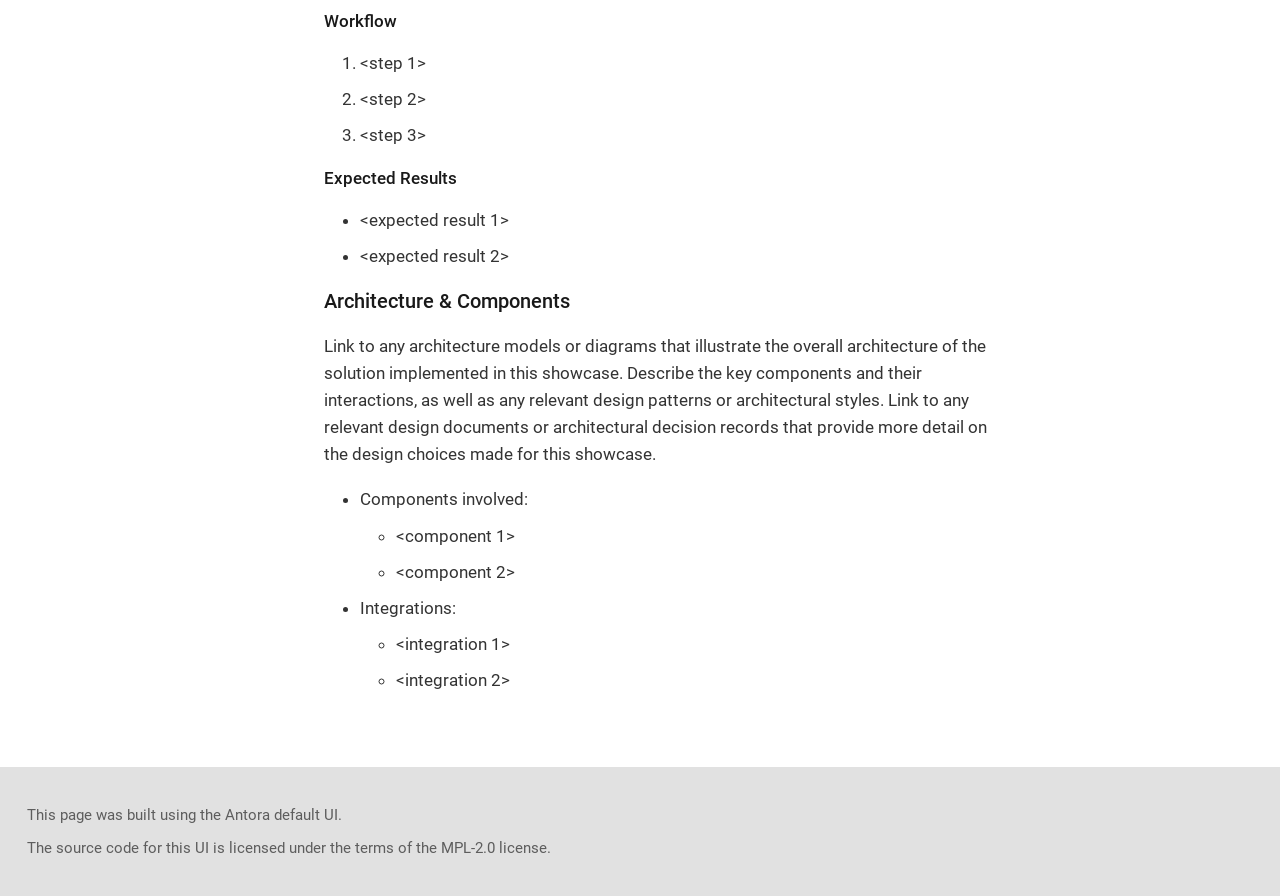
<file: smartse-cluster/showcases/sc-001.html>
<!DOCTYPE html>
<html lang="en">
  <head>
    <meta charset="utf-8">
    <meta name="viewport" content="width=device-width,initial-scale=1">
    <title>Untitled :: SmartSE Usecase Cluster Documentation</title>
    <link rel="canonical" href="https://pmsfit.github.io/smartse-template/smartse-cluster/showcases/sc-001.html">
    <meta name="generator" content="Antora 3.1.14">
<link rel="stylesheet" href="../../_/css/site.css">
<link rel="stylesheet" href="../../_/css/custom.css">
  </head>
  <body class="article">
<header class="header">
  <nav class="navbar">
    <div class="navbar-brand">
      <a class="navbar-item prostep-logo-link" href="https://pmsfit.github.io/smartse-template/smartse-cluster/index.html">
        <img src="../../_/img/prostep_logo.svg" alt="prostep ivip logo" class="prostep-logo">
      </a>
      <a class="navbar-item title" href="https://pmsfit.github.io/smartse-template/smartse-cluster/index.html">SmartSE Usecase Cluster Documentation</a>
      <button class="navbar-burger" data-target="topbar-nav" aria-label="Toggle navigation" aria-expanded="false" type="button">
        <span></span>
        <span></span>
        <span></span>
      </button>
    </div>
    <div id="topbar-nav" class="navbar-menu">
      <div class="navbar-end">
        <div class="navbar-item has-dropdown" data-downloads-dropdown data-manifest-url="../../_/downloads/downloads-manifest.json">
          <button id="downloads-toggle" class="navbar-link downloads-toggle" type="button" aria-haspopup="true" aria-expanded="false" aria-controls="downloads-menu">
            Downloads
          </button>
          <div id="downloads-menu" class="navbar-dropdown downloads-dropdown-menu" role="menu" aria-labelledby="downloads-toggle" data-downloads-menu>
            <div class="navbar-item is-disabled downloads-status" data-downloads-status>Loading downloads…</div>
          </div>
        </div>
        <a class="navbar-item github" href="https://github.com/PMSFIT/smartse-template" target="_blank" rel="noopener" aria-label="smartse-template on GitHub" title="smartse-template on GitHub">
          <span class="icon" aria-hidden="true">
            <svg viewBox="0 0 16 16" width="20" height="20" fill="currentColor" role="img">
              <path fill-rule="evenodd" d="M8 0C3.58 0 0 3.58 0 8c0 3.54 2.29 6.53 5.47 7.59.4.07.55-.17.55-.38 0-.19-.01-.82-.01-1.49-2.01.37-2.53-.49-2.69-.94-.09-.23-.48-.94-.82-1.13-.28-.15-.68-.52-.01-.53.63-.01 1.08.58 1.23.82.72 1.21 1.87.87 2.33.66.07-.52.28-.87.51-1.07-1.78-.2-3.64-.89-3.64-3.95 0-.87.31-1.59.82-2.15-.08-.2-.36-1.02.08-2.12 0 0 .67-.21 2.2.82.64-.18 1.32-.27 2-.27.68 0 1.36.09 2 .27 1.53-1.04 2.2-.82 2.2-.82.44 1.1.16 1.92.08 2.12.51.56.82 1.27.82 2.15 0 3.07-1.87 3.75-3.65 3.95.29.25.54.73.54 1.48 0 1.07-.01 1.93-.01 2.2 0 .21.15.46.55.38A8.013 8.013 0 0016 8c0-4.42-3.58-8-8-8Z"></path>
            </svg>
          </span>
        </a>
      </div>
    </div>
  </nav>
</header>
<div class="body">
<div class="nav-container" data-component="smartse-cluster" data-version="">
  <aside class="nav">
    <div class="panels">
<div class="nav-panel-menu is-active" data-panel="menu">
  <nav class="nav-menu">
    <button class="nav-menu-toggle" aria-label="Toggle expand/collapse all" style="display: none"></button>
    <h3 class="title"><a href="../index.html">SmartSE Usecase Cluster</a></h3>
<ul class="nav-list">
  <li class="nav-item" data-depth="0">
<ul class="nav-list">
  <li class="nav-item" data-depth="1">
    <a class="nav-link" href="../index.html">Overview</a>
  </li>
</ul>
  </li>
  <li class="nav-item" data-depth="0">
<ul class="nav-list">
  <li class="nav-item" data-depth="1">
    <a class="nav-link" href="../usecases/index.html">Use Cases</a>
  </li>
</ul>
  </li>
  <li class="nav-item" data-depth="0">
<ul class="nav-list">
  <li class="nav-item" data-depth="1">
    <a class="nav-link" href="index.html">Show Cases</a>
  </li>
</ul>
  </li>
  <li class="nav-item" data-depth="0">
<ul class="nav-list">
  <li class="nav-item" data-depth="1">
    <a class="nav-link" href="../models/index.html">Models</a>
  </li>
</ul>
  </li>
</ul>
  </nav>
</div>
<div class="nav-panel-explore" data-panel="explore">
  <div class="context">
    <span class="title">SmartSE Usecase Cluster</span>
    <span class="version"></span>
  </div>
  <ul class="components">
    <li class="component is-current">
      <div class="title"><a href="../index.html">SmartSE Usecase Cluster</a></div>
    </li>
  </ul>
</div>
    </div>
  </aside>
</div>
<main class="article">
<div class="toolbar" role="navigation">
<button class="nav-toggle"></button>
  <a href="../index.html" class="home-link"></a>
<nav class="breadcrumbs" aria-label="breadcrumbs">
</nav>
<div class="edit-this-page"><a href="https://github.com/PMSFIT/smartse-template/edit/main/doc/modules/showcases/pages/sc-001.adoc">Edit this Page</a></div>
</div>
  <div class="content">
<aside class="toc sidebar" data-title="Contents" data-levels="2">
  <div class="toc-menu"></div>
</aside>
<article class="doc">
<div class="sect1">
<h2 id="_showcase_sc_001_title"><a class="anchor" href="#_showcase_sc_001_title"></a>Showcase SC-001: &lt;Title&gt;</h2>
<div class="sectionbody">
<div class="sect2">
<h3 id="_showcase_at_a_glance"><a class="anchor" href="#_showcase_at_a_glance"></a>Showcase at a glance</h3>
<div class="dlist">
<dl>
<dt class="hdlist1">Business scenario</dt>
<dd>
<p>&lt;brief description of the business scenario&gt;</p>
</dd>
<dt class="hdlist1">Key use cases</dt>
<dd>
<p>&lt;brief description of the key use cases addressed&gt;</p>
</dd>
<dt class="hdlist1">Benefits</dt>
<dd>
<p>&lt;brief description of the benefits demonstrated by this showcase&gt;</p>
</dd>
<dt class="hdlist1">Role of SmartSE</dt>
<dd>
<p>&lt;brief description of how SmartSE contributes to the implementation and results of this showcase&gt;</p>
</dd>
<dt class="hdlist1">Originator and contributors</dt>
<dd>
<p>&lt;names and affiliations of the originator and contributors to this showcase&gt;</p>
</dd>
</dl>
</div>
</div>
<div class="sect2">
<h3 id="_overview"><a class="anchor" href="#_overview"></a>Overview</h3>
<div class="paragraph">
<p>Provide a concise summary of this showcase, including the problem being solved and the expected outcome.</p>
</div>
<div class="paragraph">
<p>Please provide pain points, challenges, and benefits related to this showcase, as well as the specific contribution of SmartSE to the implementation and results.</p>
</div>
<div class="paragraph">
<p>Also address the current situation and practice as it applies to the showcase, and how the showcase demonstrates improvements or innovations in that context.</p>
</div>
</div>
<div class="sect2">
<h3 id="_context"><a class="anchor" href="#_context"></a>Context</h3>
<div class="dlist">
<dl>
<dt class="hdlist1">Domain</dt>
<dd>
<p>&lt;domain&gt;</p>
</dd>
<dt class="hdlist1">Stakeholders</dt>
<dd>
<p>&lt;stakeholders&gt;</p>
</dd>
<dt class="hdlist1">Assumptions</dt>
<dd>
<p>&lt;assumptions&gt;</p>
</dd>
<dt class="hdlist1">Business scenario</dt>
<dd>
<p>&lt;business scenario in which the show case occurs in practice&gt;</p>
</dd>
<dt class="hdlist1">Business requirements</dt>
<dd>
<p>&lt;key business requirements for the show case&gt;</p>
</dd>
</dl>
</div>
</div>
<div class="sect2">
<h3 id="_addressed_use_cases"><a class="anchor" href="#_addressed_use_cases"></a>Addressed Use Cases</h3>
<div class="ulist">
<ul>
<li>
<p><a href="../usecases/uc-001.html" class="xref page">UC-001 – Example Use Case</a></p>
</li>
<li>
<p>&lt;UC 2&gt;</p>
</li>
<li>
<p>&lt;UC 3&gt;</p>
</li>
</ul>
</div>
</div>
<div class="sect2">
<h3 id="_scenario"><a class="anchor" href="#_scenario"></a>Scenario</h3>
<div class="paragraph">
<p>Describe the end-to-end scenario for this showcase, including the key steps, interactions, and outcomes.  This should be a narrative description that provides context for the more detailed workflow and architecture sections below.</p>
</div>
<div class="sect3">
<h4 id="_workflow"><a class="anchor" href="#_workflow"></a>Workflow</h4>
<div class="olist arabic">
<ol class="arabic">
<li>
<p>&lt;step 1&gt;</p>
</li>
<li>
<p>&lt;step 2&gt;</p>
</li>
<li>
<p>&lt;step 3&gt;</p>
</li>
</ol>
</div>
</div>
<div class="sect3">
<h4 id="_expected_results"><a class="anchor" href="#_expected_results"></a>Expected Results</h4>
<div class="ulist">
<ul>
<li>
<p>&lt;expected result 1&gt;</p>
</li>
<li>
<p>&lt;expected result 2&gt;</p>
</li>
</ul>
</div>
</div>
</div>
<div class="sect2">
<h3 id="_architecture_components"><a class="anchor" href="#_architecture_components"></a>Architecture &amp; Components</h3>
<div class="paragraph">
<p>Link to any architecture models or diagrams that illustrate the overall architecture of the solution implemented in this showcase.  Describe the key components and their interactions, as well as any relevant design patterns or architectural styles.
Link to any relevant design documents or architectural decision records that provide more detail on the design choices made for this showcase.</p>
</div>
<div class="ulist">
<ul>
<li>
<p>Components involved:</p>
<div class="ulist">
<ul>
<li>
<p>&lt;component 1&gt;</p>
</li>
<li>
<p>&lt;component 2&gt;</p>
</li>
</ul>
</div>
</li>
<li>
<p>Integrations:</p>
<div class="ulist">
<ul>
<li>
<p>&lt;integration 1&gt;</p>
</li>
<li>
<p>&lt;integration 2&gt;</p>
</li>
</ul>
</div>
</li>
</ul>
</div>
</div>
</div>
</div>
</article>
  </div>
</main>
</div>
<footer class="footer">
  <p>This page was built using the Antora default UI.</p>
  <p>The source code for this UI is licensed under the terms of the MPL-2.0 license.</p>
</footer>
<script id="site-script" src="../../_/js/site.js" data-ui-root-path="../../_"></script>
<script src="../../_/js/downloads.js"></script>
<script async src="../../_/js/vendor/highlight.js"></script>
  </body>
</html>
</file>
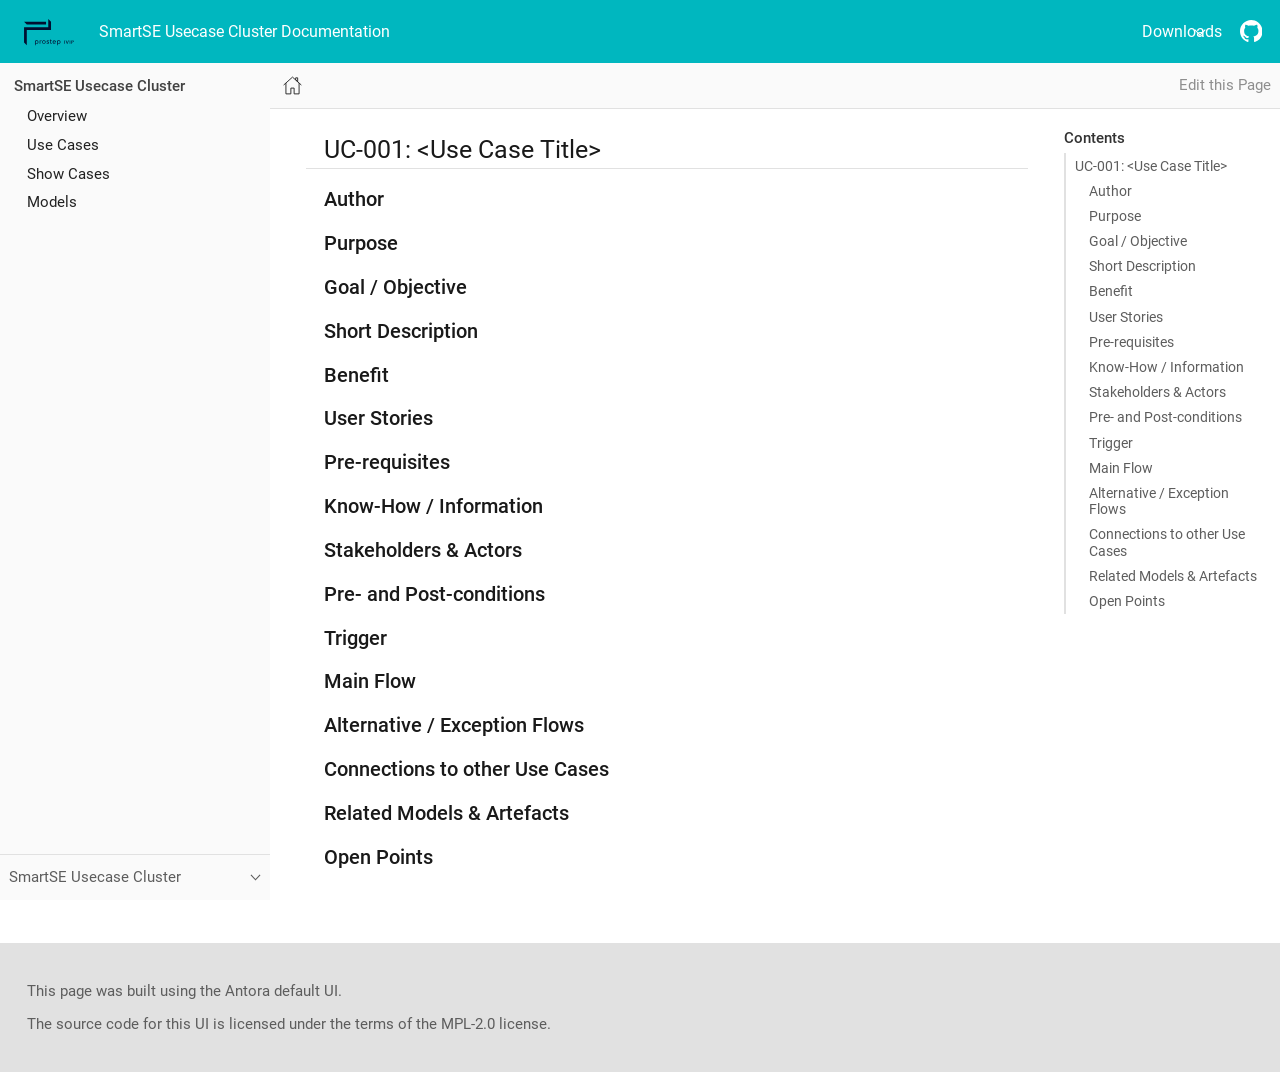
<file: smartse-cluster/usecases/uc-001.html>
<!DOCTYPE html>
<html lang="en">
  <head>
    <meta charset="utf-8">
    <meta name="viewport" content="width=device-width,initial-scale=1">
    <title>Untitled :: SmartSE Usecase Cluster Documentation</title>
    <link rel="canonical" href="https://pmsfit.github.io/smartse-template/smartse-cluster/usecases/uc-001.html">
    <meta name="generator" content="Antora 3.1.14">
<link rel="stylesheet" href="../../_/css/site.css">
<link rel="stylesheet" href="../../_/css/custom.css">
  </head>
  <body class="article">
<header class="header">
  <nav class="navbar">
    <div class="navbar-brand">
      <a class="navbar-item prostep-logo-link" href="https://pmsfit.github.io/smartse-template/smartse-cluster/index.html">
        <img src="../../_/img/prostep_logo.svg" alt="prostep ivip logo" class="prostep-logo">
      </a>
      <a class="navbar-item title" href="https://pmsfit.github.io/smartse-template/smartse-cluster/index.html">SmartSE Usecase Cluster Documentation</a>
      <button class="navbar-burger" data-target="topbar-nav" aria-label="Toggle navigation" aria-expanded="false" type="button">
        <span></span>
        <span></span>
        <span></span>
      </button>
    </div>
    <div id="topbar-nav" class="navbar-menu">
      <div class="navbar-end">
        <div class="navbar-item has-dropdown" data-downloads-dropdown data-manifest-url="../../_/downloads/downloads-manifest.json">
          <button id="downloads-toggle" class="navbar-link downloads-toggle" type="button" aria-haspopup="true" aria-expanded="false" aria-controls="downloads-menu">
            Downloads
          </button>
          <div id="downloads-menu" class="navbar-dropdown downloads-dropdown-menu" role="menu" aria-labelledby="downloads-toggle" data-downloads-menu>
            <div class="navbar-item is-disabled downloads-status" data-downloads-status>Loading downloads…</div>
          </div>
        </div>
        <a class="navbar-item github" href="https://github.com/PMSFIT/smartse-template" target="_blank" rel="noopener" aria-label="smartse-template on GitHub" title="smartse-template on GitHub">
          <span class="icon" aria-hidden="true">
            <svg viewBox="0 0 16 16" width="20" height="20" fill="currentColor" role="img">
              <path fill-rule="evenodd" d="M8 0C3.58 0 0 3.58 0 8c0 3.54 2.29 6.53 5.47 7.59.4.07.55-.17.55-.38 0-.19-.01-.82-.01-1.49-2.01.37-2.53-.49-2.69-.94-.09-.23-.48-.94-.82-1.13-.28-.15-.68-.52-.01-.53.63-.01 1.08.58 1.23.82.72 1.21 1.87.87 2.33.66.07-.52.28-.87.51-1.07-1.78-.2-3.64-.89-3.64-3.95 0-.87.31-1.59.82-2.15-.08-.2-.36-1.02.08-2.12 0 0 .67-.21 2.2.82.64-.18 1.32-.27 2-.27.68 0 1.36.09 2 .27 1.53-1.04 2.2-.82 2.2-.82.44 1.1.16 1.92.08 2.12.51.56.82 1.27.82 2.15 0 3.07-1.87 3.75-3.65 3.95.29.25.54.73.54 1.48 0 1.07-.01 1.93-.01 2.2 0 .21.15.46.55.38A8.013 8.013 0 0016 8c0-4.42-3.58-8-8-8Z"></path>
            </svg>
          </span>
        </a>
      </div>
    </div>
  </nav>
</header>
<div class="body">
<div class="nav-container" data-component="smartse-cluster" data-version="">
  <aside class="nav">
    <div class="panels">
<div class="nav-panel-menu is-active" data-panel="menu">
  <nav class="nav-menu">
    <button class="nav-menu-toggle" aria-label="Toggle expand/collapse all" style="display: none"></button>
    <h3 class="title"><a href="../index.html">SmartSE Usecase Cluster</a></h3>
<ul class="nav-list">
  <li class="nav-item" data-depth="0">
<ul class="nav-list">
  <li class="nav-item" data-depth="1">
    <a class="nav-link" href="../index.html">Overview</a>
  </li>
</ul>
  </li>
  <li class="nav-item" data-depth="0">
<ul class="nav-list">
  <li class="nav-item" data-depth="1">
    <a class="nav-link" href="index.html">Use Cases</a>
  </li>
</ul>
  </li>
  <li class="nav-item" data-depth="0">
<ul class="nav-list">
  <li class="nav-item" data-depth="1">
    <a class="nav-link" href="../showcases/index.html">Show Cases</a>
  </li>
</ul>
  </li>
  <li class="nav-item" data-depth="0">
<ul class="nav-list">
  <li class="nav-item" data-depth="1">
    <a class="nav-link" href="../models/index.html">Models</a>
  </li>
</ul>
  </li>
</ul>
  </nav>
</div>
<div class="nav-panel-explore" data-panel="explore">
  <div class="context">
    <span class="title">SmartSE Usecase Cluster</span>
    <span class="version"></span>
  </div>
  <ul class="components">
    <li class="component is-current">
      <div class="title"><a href="../index.html">SmartSE Usecase Cluster</a></div>
    </li>
  </ul>
</div>
    </div>
  </aside>
</div>
<main class="article">
<div class="toolbar" role="navigation">
<button class="nav-toggle"></button>
  <a href="../index.html" class="home-link"></a>
<nav class="breadcrumbs" aria-label="breadcrumbs">
</nav>
<div class="edit-this-page"><a href="https://github.com/PMSFIT/smartse-template/edit/main/doc/modules/usecases/pages/uc-001.adoc">Edit this Page</a></div>
</div>
  <div class="content">
<aside class="toc sidebar" data-title="Contents" data-levels="2">
  <div class="toc-menu"></div>
</aside>
<article class="doc">
<div class="sect1">
<h2 id="_uc_001_use_case_title"><a class="anchor" href="#_uc_001_use_case_title"></a>UC-001: &lt;Use Case Title&gt;</h2>
<div class="sectionbody">
<div class="sect2">
<h3 id="_author"><a class="anchor" href="#_author"></a>Author</h3>

</div>
<div class="sect2">
<h3 id="_purpose"><a class="anchor" href="#_purpose"></a>Purpose</h3>

</div>
<div class="sect2">
<h3 id="_goal_objective"><a class="anchor" href="#_goal_objective"></a>Goal / Objective</h3>

</div>
<div class="sect2">
<h3 id="_short_description"><a class="anchor" href="#_short_description"></a>Short Description</h3>

</div>
<div class="sect2">
<h3 id="_benefit"><a class="anchor" href="#_benefit"></a>Benefit</h3>

</div>
<div class="sect2">
<h3 id="_user_stories"><a class="anchor" href="#_user_stories"></a>User Stories</h3>

</div>
<div class="sect2">
<h3 id="_pre_requisites"><a class="anchor" href="#_pre_requisites"></a>Pre-requisites</h3>

</div>
<div class="sect2">
<h3 id="_know_how_information"><a class="anchor" href="#_know_how_information"></a>Know-How / Information</h3>

</div>
<div class="sect2">
<h3 id="_stakeholders_actors"><a class="anchor" href="#_stakeholders_actors"></a>Stakeholders &amp; Actors</h3>

</div>
<div class="sect2">
<h3 id="_pre_and_post_conditions"><a class="anchor" href="#_pre_and_post_conditions"></a>Pre- and Post-conditions</h3>

</div>
<div class="sect2">
<h3 id="_trigger"><a class="anchor" href="#_trigger"></a>Trigger</h3>

</div>
<div class="sect2">
<h3 id="_main_flow"><a class="anchor" href="#_main_flow"></a>Main Flow</h3>

</div>
<div class="sect2">
<h3 id="_alternative_exception_flows"><a class="anchor" href="#_alternative_exception_flows"></a>Alternative / Exception Flows</h3>

</div>
<div class="sect2">
<h3 id="_connections_to_other_use_cases"><a class="anchor" href="#_connections_to_other_use_cases"></a>Connections to other Use Cases</h3>

</div>
<div class="sect2">
<h3 id="_related_models_artefacts"><a class="anchor" href="#_related_models_artefacts"></a>Related Models &amp; Artefacts</h3>

</div>
<div class="sect2">
<h3 id="_open_points"><a class="anchor" href="#_open_points"></a>Open Points</h3>

</div>
</div>
</div>
</article>
  </div>
</main>
</div>
<footer class="footer">
  <p>This page was built using the Antora default UI.</p>
  <p>The source code for this UI is licensed under the terms of the MPL-2.0 license.</p>
</footer>
<script id="site-script" src="../../_/js/site.js" data-ui-root-path="../../_"></script>
<script src="../../_/js/downloads.js"></script>
<script async src="../../_/js/vendor/highlight.js"></script>
  </body>
</html>
</file>
<file: _/css/site.css>
@font-face{font-family:Roboto;font-style:normal;font-weight:400;src:url(../font/roboto-latin-400-normal.woff2) format("woff2"),url(../font/roboto-latin-400-normal.woff) format("woff");unicode-range:U+00??,U+0131,U+0152-0153,U+02bb-02bc,U+02c6,U+02da,U+02dc,U+2000-206f,U+2074,U+20ac,U+2122,U+2191,U+2193,U+2212,U+2215,U+feff,U+fffd}@font-face{font-family:Roboto;font-style:normal;font-weight:400;src:url(../font/roboto-cyrillic-400-normal.woff2) format("woff2");unicode-range:U+0301,U+0400-045f,U+0490-0491,U+04b0-04b1,U+2116}@font-face{font-family:Roboto;font-style:italic;font-weight:400;src:url(../font/roboto-latin-400-italic.woff2) format("woff2"),url(../font/roboto-latin-400-italic.woff) format("woff");unicode-range:U+00??,U+0131,U+0152-0153,U+02bb-02bc,U+02c6,U+02da,U+02dc,U+2000-206f,U+2074,U+20ac,U+2122,U+2191,U+2193,U+2212,U+2215,U+feff,U+fffd}@font-face{font-family:Roboto;font-style:italic;font-weight:400;src:url(../font/roboto-cyrillic-400-italic.woff2) format("woff2");unicode-range:U+0301,U+0400-045f,U+0490-0491,U+04b0-04b1,U+2116}@font-face{font-family:Roboto;font-style:normal;font-weight:600;src:url(../font/roboto-latin-500-normal.woff2) format("woff2"),url(../font/roboto-latin-500-normal.woff) format("woff");unicode-range:U+00??,U+0131,U+0152-0153,U+02bb-02bc,U+02c6,U+02da,U+02dc,U+2000-206f,U+2074,U+20ac,U+2122,U+2191,U+2193,U+2212,U+2215,U+feff,U+fffd}@font-face{font-family:Roboto;font-style:normal;font-weight:600;src:url(../font/roboto-cyrillic-500-normal.woff2) format("woff2");unicode-range:U+0301,U+0400-045f,U+0490-0491,U+04b0-04b1,U+2116}@font-face{font-family:Roboto;font-style:italic;font-weight:600;src:url(../font/roboto-latin-500-italic.woff2) format("woff2"),url(../font/roboto-latin-500-italic.woff) format("woff");unicode-range:U+00??,U+0131,U+0152-0153,U+02bb-02bc,U+02c6,U+02da,U+02dc,U+2000-206f,U+2074,U+20ac,U+2122,U+2191,U+2193,U+2212,U+2215,U+feff,U+fffd}@font-face{font-family:Roboto;font-style:italic;font-weight:600;src:url(../font/roboto-cyrillic-500-italic.woff2) format("woff2");unicode-range:U+0301,U+0400-045f,U+0490-0491,U+04b0-04b1,U+2116}@font-face{font-family:Roboto Mono;font-style:normal;font-weight:400;src:url(../font/roboto-mono-latin-400-normal.woff2) format("woff2"),url(../font/roboto-mono-latin-400-normal.woff) format("woff");unicode-range:U+00??,U+0131,U+0152-0153,U+02bb-02bc,U+02c6,U+02da,U+02dc,U+2000-206f,U+2074,U+20ac,U+2122,U+2191,U+2193,U+2212,U+2215,U+feff,U+fffd}@font-face{font-family:Roboto Mono;font-style:normal;font-weight:600;src:url(../font/roboto-mono-latin-500-normal.woff2) format("woff2"),url(../font/roboto-mono-latin-500-normal.woff) format("woff");unicode-range:U+00??,U+0131,U+0152-0153,U+02bb-02bc,U+02c6,U+02da,U+02dc,U+2000-206f,U+2074,U+20ac,U+2122,U+2191,U+2193,U+2212,U+2215,U+feff,U+fffd}*,::after,::before{-webkit-box-sizing:inherit;box-sizing:inherit}html{-webkit-box-sizing:border-box;box-sizing:border-box;font-size:1.0625em;height:100%;scroll-behavior:smooth}@media screen and (min-width:1024px){html{font-size:1.125em}}body{background:#fff;color:#222;font-family:Roboto,sans-serif;line-height:1.15;margin:0;-moz-tab-size:4;-o-tab-size:4;tab-size:4;word-wrap:anywhere}a{text-decoration:none}a:hover{text-decoration:underline}a:active{background-color:none}code,kbd,pre{font-family:Roboto Mono,monospace}b,dt,strong,th{font-weight:600}sub,sup{font-size:75%;line-height:0;position:relative;vertical-align:baseline}sub{bottom:-.25em}sup{top:-.5em}em em{font-style:normal}strong strong{font-weight:400}button{cursor:pointer;font-family:inherit;font-size:1em;line-height:1.15;margin:0}button::-moz-focus-inner{border:none;padding:0}summary{cursor:pointer;-webkit-tap-highlight-color:transparent;outline:none}table{border-collapse:collapse;word-wrap:normal}object[type="image/svg+xml"]:not([width]){width:-webkit-fit-content;width:-moz-fit-content;width:fit-content}.hide,.is-hidden{display:none!important}::-webkit-input-placeholder{opacity:.5}::-moz-placeholder{opacity:.5}:-ms-input-placeholder{opacity:.5}::-ms-input-placeholder{opacity:.5}::placeholder{opacity:.5}@media (pointer:fine){@supports (scrollbar-width:thin){html{scrollbar-color:#c1c1c1 #fafafa}body *{scrollbar-width:thin;scrollbar-color:#c1c1c1 transparent}}html::-webkit-scrollbar{background-color:#fafafa;height:12px;width:12px}body ::-webkit-scrollbar{height:6px;width:6px}::-webkit-scrollbar-thumb{background-clip:padding-box;background-color:#c1c1c1;border:3px solid transparent;border-radius:12px}body ::-webkit-scrollbar-thumb{border-width:1.75px;border-radius:6px}::-webkit-scrollbar-thumb:hover{background-color:#9c9c9c}}@media screen and (min-width:1024px){.body{display:-webkit-box;display:-ms-flexbox;display:flex}}@media screen and (max-width:1023.5px){html.is-clipped--nav{overflow-y:hidden}}.nav-container{position:fixed;top:3.5rem;left:0;width:100%;font-size:.94444rem;z-index:1;visibility:hidden}@media screen and (min-width:769px){.nav-container{width:15rem}}@media screen and (min-width:1024px){.nav-container{font-size:.86111rem;-webkit-box-flex:0;-ms-flex:none;flex:none;position:static;top:0;visibility:visible}}.nav-container.is-active{visibility:visible}.nav{background:#fafafa;position:relative;top:2.5rem;height:calc(100vh - 6rem)}@media screen and (min-width:769px){.nav{-webkit-box-shadow:.5px 0 3px #c1c1c1;box-shadow:.5px 0 3px #c1c1c1}}@media screen and (min-width:1024px){.nav{top:3.5rem;-webkit-box-shadow:none;box-shadow:none;position:sticky;height:calc(100vh - 3.5rem)}}.nav a{color:inherit}.nav .panels{display:-webkit-box;display:-ms-flexbox;display:flex;-webkit-box-orient:vertical;-webkit-box-direction:normal;-ms-flex-direction:column;flex-direction:column;height:inherit}.nav-panel-menu{overflow-y:scroll;-ms-scroll-chaining:none;overscroll-behavior:none;height:calc(100% - 2.5rem)}.nav-panel-menu:only-child{height:100%}.nav-panel-menu:not(.is-active) .nav-menu{opacity:.75}.nav-panel-menu:not(.is-active)::after{content:"";background:rgba(0,0,0,.5);display:block;position:absolute;top:0;right:0;bottom:0;left:0}.nav-menu{min-height:100%;padding:.5rem .75rem;line-height:1.35;position:relative}.nav-menu-toggle{background:transparent url(../img/octicons-16.svg#view-unfold) no-repeat 50%/100% 100%;border:none;float:right;height:1em;margin-right:-.5rem;opacity:.75;outline:none;padding:0;position:sticky;top:.85rem;visibility:hidden;width:1em}.nav-menu-toggle.is-active{background-image:url(../img/octicons-16.svg#view-fold)}.nav-panel-menu.is-active:hover .nav-menu-toggle{visibility:visible}.nav-menu h3.title{color:#424242;font-size:inherit;font-weight:600;margin:0;padding:.25em 0 .125em}.nav-list{list-style:none;margin:0 0 0 .75rem;padding:0}.nav-menu>.nav-list+.nav-list{margin-top:.5rem}.nav-item{margin-top:.5em}.nav-item-toggle~.nav-list{padding-bottom:.125rem}.nav-item[data-depth="0"]>.nav-list:first-child{display:block;margin:0}.nav-item:not(.is-active)>.nav-list{display:none}.nav-item-toggle{background:transparent url(../img/caret.svg) no-repeat 50%/50%;border:none;outline:none;line-height:inherit;padding:0;position:absolute;height:1.35em;width:1.35em;margin-top:-.05em;margin-left:-1.35em}.nav-item.is-active>.nav-item-toggle{-webkit-transform:rotate(90deg);transform:rotate(90deg)}.is-current-page>.nav-link,.is-current-page>.nav-text{font-weight:600}.nav-panel-explore{background:#fafafa;display:-webkit-box;display:-ms-flexbox;display:flex;-webkit-box-orient:vertical;-webkit-box-direction:normal;-ms-flex-direction:column;flex-direction:column;position:absolute;top:0;right:0;bottom:0;left:0}.nav-panel-explore:not(:first-child){top:auto;max-height:calc(50% + 2.5rem)}.nav-panel-explore .context{font-size:.83333rem;-ms-flex-negative:0;flex-shrink:0;color:#5d5d5d;-webkit-box-shadow:0 -1px 0 #e1e1e1;box-shadow:0 -1px 0 #e1e1e1;padding:0 .5rem;display:-webkit-box;display:-ms-flexbox;display:flex;-webkit-box-align:center;-ms-flex-align:center;align-items:center;-webkit-box-pack:justify;-ms-flex-pack:justify;justify-content:space-between;line-height:1;height:2.5rem}.nav-panel-explore:not(:first-child) .context{cursor:pointer}.nav-panel-explore .context .version{display:-webkit-box;display:-ms-flexbox;display:flex;-webkit-box-align:inherit;-ms-flex-align:inherit;align-items:inherit}.nav-panel-explore .context .version::after{content:"";background:url(../img/chevron.svg) no-repeat 100%/auto 100%;width:1.25em;height:.75em}.nav-panel-explore .components{line-height:1.35;-webkit-box-flex:1;-ms-flex-positive:1;flex-grow:1;-webkit-box-shadow:inset 0 1px 5px #e1e1e1;box-shadow:inset 0 1px 5px #e1e1e1;background:#f0f0f0;padding:.75rem .75rem 0;margin:0;overflow-y:scroll;-ms-scroll-chaining:none;overscroll-behavior:none;max-height:100%;display:block}.nav-panel-explore:not(.is-active) .components{display:none}.nav-panel-explore .component{display:block}.nav-panel-explore .component+.component{margin-top:.75rem}.nav-panel-explore .component:last-child{margin-bottom:.75rem}.nav-panel-explore .component .title{font-weight:600;text-indent:.375rem hanging}.nav-panel-explore .versions{display:-webkit-box;display:-ms-flexbox;display:flex;-ms-flex-wrap:wrap;flex-wrap:wrap;padding-left:0;margin:-.125rem -.375rem 0 .375rem;line-height:1;list-style:none}.nav-panel-explore .component .version{margin:.375rem .375rem 0 0}.nav-panel-explore .component .version a{background:#c1c1c1;border-radius:.25rem;white-space:nowrap;padding:.25em .5em;display:inherit;opacity:.75}.nav-panel-explore .component .is-current a{background:#424242;color:#f0f0f0;font-weight:600;opacity:1}body.-toc aside.toc.sidebar{display:none}@media screen and (max-width:1023.5px){aside.toc.sidebar{display:none}main>.content{overflow-x:auto}}@media screen and (min-width:1024px){main{-webkit-box-flex:1;-ms-flex:auto;flex:auto;min-width:0}main>.content{display:-webkit-box;display:-ms-flexbox;display:flex}aside.toc.embedded{display:none}aside.toc.sidebar{-webkit-box-flex:0;-ms-flex:0 0 9rem;flex:0 0 9rem;-webkit-box-ordinal-group:2;-ms-flex-order:1;order:1}}@media screen and (min-width:1216px){aside.toc.sidebar{-ms-flex-preferred-size:12rem;flex-basis:12rem}}.toolbar{color:#5d5d5d;-webkit-box-align:center;-ms-flex-align:center;align-items:center;background-color:#fafafa;-webkit-box-shadow:0 1px 0 #e1e1e1;box-shadow:0 1px 0 #e1e1e1;display:-webkit-box;display:-ms-flexbox;display:flex;font-size:.83333rem;height:2.5rem;-webkit-box-pack:start;-ms-flex-pack:start;justify-content:flex-start;position:sticky;top:3.5rem;z-index:2}.toolbar a{color:inherit}.nav-toggle{background:url(../img/menu.svg) no-repeat 50% 47.5%;background-size:49%;border:none;outline:none;line-height:inherit;padding:0;height:2.5rem;width:2.5rem;margin-right:-.25rem}@media screen and (min-width:1024px){.nav-toggle{display:none}}.nav-toggle.is-active{background-image:url(../img/back.svg);background-size:41.5%}.home-link{display:block;background:url(../img/home-o.svg) no-repeat 50%;height:1.25rem;width:1.25rem;margin:.625rem}.home-link.is-current,.home-link:hover{background-image:url(../img/home.svg)}.edit-this-page{display:none;padding-right:.5rem}@media screen and (min-width:1024px){.edit-this-page{display:block}}.toolbar .edit-this-page a{color:#8e8e8e}.breadcrumbs{display:none;-webkit-box-flex:1;-ms-flex:1 1;flex:1 1;padding:0 .5rem 0 .75rem;line-height:1.25}@media screen and (min-width:1024px){.breadcrumbs{display:block}}a+.breadcrumbs{padding-left:.05rem}.breadcrumbs ul{display:-webkit-box;display:-ms-flexbox;display:flex;-ms-flex-wrap:wrap;flex-wrap:wrap;margin:0;padding:0;list-style:none}.breadcrumbs li{display:inline;margin:0}.breadcrumbs li::after{content:"/";padding:0 .5rem}.breadcrumbs li:last-of-type::after{content:none}.page-versions{margin:0 .2rem 0 auto;position:relative;line-height:1}@media screen and (min-width:1024px){.page-versions{margin-right:.7rem}}.page-versions .version-menu-toggle{color:inherit;background:url(../img/chevron.svg) no-repeat;background-position:right .5rem top 50%;background-size:auto .75em;border:none;outline:none;line-height:inherit;padding:.5rem 1.5rem .5rem .5rem;position:relative;z-index:3}.page-versions .version-menu{display:-webkit-box;display:-ms-flexbox;display:flex;min-width:100%;-webkit-box-orient:vertical;-webkit-box-direction:normal;-ms-flex-direction:column;flex-direction:column;-webkit-box-align:end;-ms-flex-align:end;align-items:flex-end;background:-webkit-gradient(linear,left top,left bottom,from(#f0f0f0),to(#f0f0f0)) no-repeat;background:linear-gradient(180deg,#f0f0f0 0,#f0f0f0) no-repeat;padding:1.375rem 1.5rem .5rem .5rem;position:absolute;top:0;right:0;white-space:nowrap}.page-versions:not(.is-active) .version-menu{display:none}.page-versions .version{display:block;padding-top:.5rem}.page-versions .version.is-current{display:none}.page-versions .version.is-missing{color:#8e8e8e;font-style:italic;text-decoration:none}.toc-menu{color:#5d5d5d}.toc.sidebar .toc-menu{margin-right:.75rem;position:sticky;top:6rem}.toc .toc-menu h3{color:#333;font-size:.88889rem;font-weight:600;line-height:1.3;margin:0 -.5px;padding-bottom:.25rem}.toc.sidebar .toc-menu h3{display:-webkit-box;display:-ms-flexbox;display:flex;-webkit-box-orient:vertical;-webkit-box-direction:normal;-ms-flex-direction:column;flex-direction:column;height:2.5rem;-webkit-box-pack:end;-ms-flex-pack:end;justify-content:flex-end}.toc .toc-menu ul{font-size:.83333rem;line-height:1.2;list-style:none;margin:0;padding:0}.toc.sidebar .toc-menu ul{max-height:calc(100vh - 8.5rem);overflow-y:auto;-ms-scroll-chaining:none;overscroll-behavior:none}@supports (scrollbar-width:none){.toc.sidebar .toc-menu ul{scrollbar-width:none}}.toc .toc-menu ul::-webkit-scrollbar{width:0;height:0}@media screen and (min-width:1024px){.toc .toc-menu h3{font-size:.83333rem}.toc .toc-menu ul{font-size:.75rem}}.toc .toc-menu li{margin:0}.toc .toc-menu li[data-level="2"] a{padding-left:1.25rem}.toc .toc-menu li[data-level="3"] a{padding-left:2rem}.toc .toc-menu a{color:inherit;border-left:2px solid #e1e1e1;display:inline-block;padding:.25rem 0 .25rem .5rem;text-decoration:none}.sidebar.toc .toc-menu a{display:block;outline:none}.toc .toc-menu a:hover{color:#1565c0}.toc .toc-menu a.is-active{border-left-color:#1565c0;color:#333}.sidebar.toc .toc-menu a:focus{background:#fafafa}.doc{color:#333;font-size:inherit;-ms-hyphens:auto;hyphens:auto;line-height:1.6;margin:0 auto;max-width:40rem;padding:0 1rem 4rem}@media screen and (min-width:1024px){.doc{-webkit-box-flex:1;-ms-flex:auto;flex:auto;font-size:.94444rem;margin:0 2rem;max-width:46rem;min-width:0}}.doc h1,.doc h2,.doc h3,.doc h4,.doc h5,.doc h6{color:#191919;font-weight:400;-ms-hyphens:none;hyphens:none;line-height:1.3;margin:1rem 0 0}.doc>h1.page:first-child{font-size:2rem;margin:1.5rem 0}@media screen and (min-width:769px){.doc>h1.page:first-child{margin-top:2.5rem}}.doc>h1.page:first-child+aside.toc.embedded{margin-top:-.5rem}.doc>h2#name+.sectionbody{margin-top:1rem}#preamble+.sect1,.doc .sect1+.sect1{margin-top:2rem}.doc h1.sect0{background:#f0f0f0;font-size:1.8em;margin:1.5rem -1rem 0;padding:.5rem 1rem}.doc h2:not(.discrete){border-bottom:1px solid #e1e1e1;margin-left:-1rem;margin-right:-1rem;padding:.4rem 1rem .1rem}.doc h3:not(.discrete),.doc h4:not(.discrete){font-weight:600}.doc h1 .anchor,.doc h2 .anchor,.doc h3 .anchor,.doc h4 .anchor,.doc h5 .anchor,.doc h6 .anchor{position:absolute;text-decoration:none;width:1.75ex;margin-left:-1.5ex;visibility:hidden;font-size:.8em;font-weight:400;padding-top:.05em}.doc h1 .anchor::before,.doc h2 .anchor::before,.doc h3 .anchor::before,.doc h4 .anchor::before,.doc h5 .anchor::before,.doc h6 .anchor::before{content:"\00a7"}.doc h1:hover .anchor,.doc h2:hover .anchor,.doc h3:hover .anchor,.doc h4:hover .anchor,.doc h5:hover .anchor,.doc h6:hover .anchor{visibility:visible}.doc dl,.doc p{margin:0}.doc a{color:#1565c0}.doc a:hover{color:#104d92}.doc a.bare{-ms-hyphens:none;hyphens:none}.doc a.unresolved{color:#d32f2f}.doc i.fa{-ms-hyphens:none;hyphens:none;font-style:normal}.doc .colist>table code,.doc p code,.doc thead code{color:#222;background:#fafafa;border-radius:.25em;font-size:.95em;padding:.125em .25em}.doc code,.doc pre{-ms-hyphens:none;hyphens:none}.doc pre{font-size:.88889rem;line-height:1.5;margin:0}.doc blockquote{margin:0}.doc .paragraph.lead>p{font-size:1rem}.doc .right{float:right}.doc .left{float:left}.doc .float-gap.right{margin:0 1rem 1rem 0}.doc .float-gap.left{margin:0 0 1rem 1rem}.doc .float-group::after{content:"";display:table;clear:both}.doc .text-left{text-align:left}.doc .text-center{text-align:center}.doc .text-right{text-align:right}.doc .text-justify{text-align:justify}.doc .stretch{width:100%}.doc .big{font-size:larger}.doc .small{font-size:smaller}.doc .underline{text-decoration:underline}.doc .line-through{text-decoration:line-through}.doc .dlist,.doc .exampleblock,.doc .hdlist,.doc .imageblock,.doc .listingblock,.doc .literalblock,.doc .olist,.doc .paragraph,.doc .partintro,.doc .quoteblock,.doc .sidebarblock,.doc .tabs,.doc .ulist,.doc .verseblock,.doc .videoblock,.doc details,.doc hr{margin:1rem 0 0}.doc .tablecontainer,.doc .tablecontainer+*,.doc :not(.tablecontainer)>table.tableblock,.doc :not(.tablecontainer)>table.tableblock+*,.doc>table.tableblock,.doc>table.tableblock+*{margin-top:1.5rem}.doc table.tableblock{font-size:.83333rem}.doc p.tableblock+p.tableblock{margin-top:.5rem}.doc table.tableblock pre{font-size:inherit}.doc td.tableblock>.content{word-wrap:anywhere}.doc td.tableblock>.content>:first-child{margin-top:0}.doc table.tableblock td,.doc table.tableblock th{padding:.5rem}.doc table.tableblock,.doc table.tableblock>*>tr>*{border:0 solid #e1e1e1}.doc table.grid-all>*>tr>*{border-width:1px}.doc table.grid-cols>*>tr>*{border-width:0 1px}.doc table.grid-rows>*>tr>*{border-width:1px 0}.doc table.grid-all>thead th,.doc table.grid-rows>thead th{border-bottom-width:2.5px}.doc table.frame-all{border-width:1px}.doc table.frame-ends{border-width:1px 0}.doc table.frame-sides{border-width:0 1px}.doc table.frame-none>colgroup+*>:first-child>*,.doc table.frame-sides>colgroup+*>:first-child>*{border-top-width:0}.doc table.frame-sides>:last-child>:last-child>*{border-bottom-width:0}.doc table.frame-ends>*>tr>:first-child,.doc table.frame-none>*>tr>:first-child{border-left-width:0}.doc table.frame-ends>*>tr>:last-child,.doc table.frame-none>*>tr>:last-child{border-right-width:0}.doc table.stripes-all>tbody>tr,.doc table.stripes-even>tbody>tr:nth-of-type(2n),.doc table.stripes-hover>tbody>tr:hover,.doc table.stripes-odd>tbody>tr:nth-of-type(odd){background:#fafafa}.doc table.tableblock>tfoot{background:-webkit-gradient(linear,left top,left bottom,from(#f0f0f0),to(#fff));background:linear-gradient(180deg,#f0f0f0 0,#fff)}.doc .halign-left{text-align:left}.doc .halign-right{text-align:right}.doc .halign-center{text-align:center}.doc .valign-top{vertical-align:top}.doc .valign-bottom{vertical-align:bottom}.doc .valign-middle{vertical-align:middle}.doc .admonitionblock{margin:1.4rem 0 0}.doc .admonitionblock p,.doc .admonitionblock td.content{font-size:.88889rem}.doc .admonitionblock td.content>.title+*,.doc .admonitionblock td.content>:not(.title):first-child{margin-top:0}.doc .admonitionblock td.content pre{font-size:.83333rem}.doc .admonitionblock>table{table-layout:fixed;position:relative;width:100%}.doc .admonitionblock td.content{padding:1rem 1rem .75rem;background:#fafafa;width:100%;word-wrap:anywhere}.doc .admonitionblock td.icon{font-size:.83333rem;left:0;line-height:1;padding:0;position:absolute;top:0;-webkit-transform:translate(-.5rem,-50%);transform:translate(-.5rem,-50%)}.doc .admonitionblock td.icon i{-webkit-box-align:center;-ms-flex-align:center;align-items:center;border-radius:.45rem;display:-webkit-inline-box;display:-ms-inline-flexbox;display:inline-flex;-webkit-filter:initial;filter:none;height:1.25rem;padding:0 .5rem;vertical-align:initial;width:-webkit-fit-content;width:-moz-fit-content;width:fit-content}.doc .admonitionblock td.icon i::after{content:attr(title);font-weight:600;font-style:normal;text-transform:uppercase}.doc .admonitionblock td.icon i.icon-caution{background-color:#a0439c;color:#fff}.doc .admonitionblock td.icon i.icon-important{background-color:#d32f2f;color:#fff}.doc .admonitionblock td.icon i.icon-note{background-color:#217ee7;color:#fff}.doc .admonitionblock td.icon i.icon-tip{background-color:#41af46;color:#fff}.doc .admonitionblock td.icon i.icon-warning{background-color:#e18114;color:#fff}.doc .imageblock,.doc .videoblock{display:-webkit-box;display:-ms-flexbox;display:flex;-webkit-box-orient:vertical;-webkit-box-direction:normal;-ms-flex-direction:column;flex-direction:column;-webkit-box-align:center;-ms-flex-align:center;align-items:center}.doc .imageblock .content{-ms-flex-item-align:stretch;align-self:stretch;text-align:center}.doc .imageblock.text-left,.doc .videoblock.text-left{-webkit-box-align:start;-ms-flex-align:start;align-items:flex-start}.doc .imageblock.text-left .content{text-align:left}.doc .imageblock.text-right,.doc .videoblock.text-right{-webkit-box-align:end;-ms-flex-align:end;align-items:flex-end}.doc .imageblock.text-right .content{text-align:right}.doc .image>img,.doc .image>object,.doc .image>svg,.doc .imageblock img,.doc .imageblock object,.doc .imageblock svg{display:inline-block;height:auto;max-width:100%;vertical-align:middle}.doc .image:not(.left):not(.right)>img{margin-top:-.2em}.doc .videoblock iframe,.doc .videoblock video{max-width:100%;vertical-align:middle}#preamble .abstract blockquote{background:#f0f0f0;border-left:5px solid #e1e1e1;color:#4a4a4a;font-size:.88889rem;padding:.75em 1em}.doc .quoteblock,.doc .verseblock{background:#fafafa;border-left:5px solid #5d5d5d;color:#5d5d5d}.doc .quoteblock{padding:.25rem 2rem 1.25rem}.doc .quoteblock .attribution{color:#8e8e8e;font-size:.83333rem;margin-top:.75rem}.doc .quoteblock blockquote{margin-top:1rem}.doc .quoteblock .paragraph{font-style:italic}.doc .quoteblock cite{padding-left:1em}.doc .verseblock{font-size:1.15em;padding:1rem 2rem}.doc .verseblock pre{font-family:inherit;font-size:inherit}.doc ol,.doc ul{margin:0;padding:0 0 0 2rem}.doc ol.none,.doc ol.unnumbered,.doc ol.unstyled,.doc ul.checklist,.doc ul.no-bullet,.doc ul.none,.doc ul.unstyled{list-style-type:none}.doc ol.unnumbered,.doc ul.no-bullet{padding-left:1.25rem}.doc ol.unstyled,.doc ul.unstyled{padding-left:0}.doc ul.circle{list-style-type:circle}.doc ul.disc{list-style-type:disc}.doc ul.square{list-style-type:square}.doc ul.circle ul:not([class]),.doc ul.disc ul:not([class]),.doc ul.square ul:not([class]){list-style:inherit}.doc ol.arabic{list-style-type:decimal}.doc ol.decimal{list-style-type:decimal-leading-zero}.doc ol.loweralpha{list-style-type:lower-alpha}.doc ol.upperalpha{list-style-type:upper-alpha}.doc ol.lowerroman{list-style-type:lower-roman}.doc ol.upperroman{list-style-type:upper-roman}.doc ol.lowergreek{list-style-type:lower-greek}.doc ul.checklist{padding-left:1.75rem}.doc ul.checklist p>i.fa-check-square-o:first-child,.doc ul.checklist p>i.fa-square-o:first-child{display:-webkit-inline-box;display:-ms-inline-flexbox;display:inline-flex;-webkit-box-pack:center;-ms-flex-pack:center;justify-content:center;width:1.25rem;margin-left:-1.25rem}.doc ul.checklist i.fa-check-square-o::before{content:"\2713"}.doc ul.checklist i.fa-square-o::before{content:"\274f"}.doc .dlist .dlist,.doc .dlist .olist,.doc .dlist .ulist,.doc .olist .dlist,.doc .olist .olist,.doc .olist .ulist,.doc .olist li+li,.doc .ulist .dlist,.doc .ulist .olist,.doc .ulist .ulist,.doc .ulist li+li{margin-top:.5rem}.doc .admonitionblock .listingblock,.doc .olist .listingblock,.doc .ulist .listingblock{padding:0}.doc .admonitionblock .title,.doc .exampleblock .title,.doc .imageblock .title,.doc .listingblock .title,.doc .literalblock .title,.doc .openblock .title,.doc .videoblock .title,.doc table.tableblock caption{color:#5d5d5d;font-size:.88889rem;font-style:italic;font-weight:600;-ms-hyphens:none;hyphens:none;letter-spacing:.01em;padding-bottom:.075rem}.doc table.tableblock caption{text-align:left}.doc .olist .title,.doc .ulist .title{font-style:italic;font-weight:600;margin-bottom:.25rem}.doc .imageblock .title,.doc .videoblock .title{margin-top:.5rem;padding-bottom:0}.doc details{margin-left:1rem}.doc details>summary{display:block;position:relative;line-height:1.6;margin-bottom:.5rem}.doc details>summary::-webkit-details-marker{display:none}.doc details>summary::before{content:"";border:solid transparent;border-left:solid;border-width:.3em 0 .3em .5em;position:absolute;top:.5em;left:-1rem;-webkit-transform:translateX(15%);transform:translateX(15%)}.doc details[open]>summary::before{border-color:currentColor transparent transparent;border-width:.5rem .3rem 0;-webkit-transform:translateY(15%);transform:translateY(15%)}.doc details>summary::after{content:"";width:1rem;height:1em;position:absolute;top:.3em;left:-1rem}.doc details.result{margin-top:.25rem}.doc details.result>summary{color:#5d5d5d;font-style:italic;margin-bottom:0}.doc details.result>.content{margin-left:-1rem}.doc .exampleblock>.content,.doc details.result>.content{background:#fff;border:.25rem solid #5d5d5d;border-radius:.5rem;padding:.75rem}.doc .exampleblock>.content::after,.doc details.result>.content::after{content:"";display:table;clear:both}.doc .exampleblock>.content>:first-child,.doc details>.content>:first-child{margin-top:0}.doc .sidebarblock{background:#e1e1e1;border-radius:.75rem;padding:.75rem 1.5rem}.doc .sidebarblock>.content>.title{font-size:1.25rem;font-weight:600;line-height:1.3;margin-bottom:.5rem;text-align:center}.doc .sidebarblock>.content>.title+*,.doc .sidebarblock>.content>:not(.title):first-child{margin-top:0}.doc .listingblock.wrap pre,.doc table.tableblock pre{white-space:pre-wrap}.doc .listingblock pre:not(.highlight),.doc .literalblock pre,.doc pre.highlight>code{background:#fafafa;-webkit-box-shadow:inset 0 0 1.75px #e1e1e1;box-shadow:inset 0 0 1.75px #e1e1e1;display:block;overflow-x:auto;padding:.875em}.doc .listingblock>.content{position:relative}.doc .source-toolbox{display:-webkit-box;display:-ms-flexbox;display:flex;visibility:hidden;position:absolute;top:.25rem;right:.5rem;color:grey;font-family:Roboto,sans-serif;font-size:.72222rem;line-height:1;-webkit-user-select:none;-moz-user-select:none;-ms-user-select:none;user-select:none;white-space:nowrap;z-index:1}.doc .listingblock:hover .source-toolbox{visibility:visible}.doc .source-toolbox .source-lang{text-transform:uppercase;letter-spacing:.075em}.doc .source-toolbox>:not(:last-child)::after{content:"|";letter-spacing:0;padding:0 1ch}.doc .source-toolbox .copy-button{display:-webkit-box;display:-ms-flexbox;display:flex;-webkit-box-orient:vertical;-webkit-box-direction:normal;-ms-flex-direction:column;flex-direction:column;-webkit-box-align:center;-ms-flex-align:center;align-items:center;background:none;border:none;color:inherit;outline:none;padding:0;font-size:inherit;line-height:inherit;width:1em;height:1em}.doc .source-toolbox .copy-icon{-webkit-box-flex:0;-ms-flex:none;flex:none;width:inherit;height:inherit}.doc .source-toolbox img.copy-icon{-webkit-filter:invert(50.2%);filter:invert(50.2%)}.doc .source-toolbox svg.copy-icon{fill:currentColor}.doc .source-toolbox .copy-toast{-webkit-box-flex:0;-ms-flex:none;flex:none;position:relative;display:-webkit-inline-box;display:-ms-inline-flexbox;display:inline-flex;-webkit-box-pack:center;-ms-flex-pack:center;justify-content:center;margin-top:1em;background-color:#333;border-radius:.25em;padding:.5em;color:#fff;cursor:auto;opacity:0;-webkit-transition:opacity .5s ease .5s;transition:opacity .5s ease .5s}.doc .source-toolbox .copy-toast::after{content:"";position:absolute;top:0;width:1em;height:1em;border:.55em solid transparent;border-left-color:#333;-webkit-transform:rotate(-90deg) translateX(50%) translateY(50%);transform:rotate(-90deg) translateX(50%) translateY(50%);-webkit-transform-origin:left;transform-origin:left}.doc .source-toolbox .copy-button.clicked .copy-toast{opacity:1;-webkit-transition:none;transition:none}.doc .language-console .hljs-meta{-webkit-user-select:none;-moz-user-select:none;-ms-user-select:none;user-select:none}.doc .dlist dt{font-style:italic}.doc .dlist dd{margin:0 0 0 1.5rem}.doc .dlist dd+dt,.doc .dlist dd>p:first-child{margin-top:.5rem}.doc td.hdlist1,.doc td.hdlist2{padding:.5rem 0 0;vertical-align:top}.doc tr:first-child>.hdlist1,.doc tr:first-child>.hdlist2{padding-top:0}.doc td.hdlist1{font-weight:600;padding-right:.25rem}.doc td.hdlist2{padding-left:.25rem}.doc .colist{font-size:.88889rem;margin:.25rem 0 -.25rem}.doc .colist>table>tbody>tr>:first-child,.doc .colist>table>tr>:first-child{padding:.25em .5rem 0;vertical-align:top}.doc .colist>table>tbody>tr>:last-child,.doc .colist>table>tr>:last-child{padding:.25rem 0}.doc .conum[data-value]{border:1px solid;border-radius:100%;display:inline-block;font-family:Roboto,sans-serif;font-size:.75rem;font-style:normal;line-height:1.2;text-align:center;width:1.25em;height:1.25em;letter-spacing:-.25ex;text-indent:-.25ex}.doc .conum[data-value]::after{content:attr(data-value)}.doc .conum[data-value]+b{display:none}.doc hr{border:solid #e1e1e1;border-width:2px 0 0;height:0}.doc b.button{white-space:nowrap}.doc b.button::before{content:"[";padding-right:.25em}.doc b.button::after{content:"]";padding-left:.25em}.doc kbd{display:inline-block;font-size:.66667rem;background:#fafafa;border:1px solid #c1c1c1;border-radius:.25em;-webkit-box-shadow:0 1px 0 #c1c1c1,0 0 0 .1em #fff inset;box-shadow:0 1px 0 #c1c1c1,inset 0 0 0 .1em #fff;padding:.25em .5em;vertical-align:text-bottom;white-space:nowrap}.doc .keyseq,.doc kbd{line-height:1}.doc .keyseq{font-size:.88889rem}.doc .keyseq kbd{margin:0 .125em}.doc .keyseq kbd:first-child{margin-left:0}.doc .keyseq kbd:last-child{margin-right:0}.doc .menuseq,.doc .path{-ms-hyphens:none;hyphens:none}.doc .menuseq i.caret::before{content:"\203a";font-size:1.1em;font-weight:600;line-height:.90909}.doc :not(pre).nowrap{white-space:nowrap}.doc .nobreak{-ms-hyphens:none;hyphens:none;word-wrap:normal}.doc :not(pre).pre-wrap{white-space:pre-wrap}#footnotes{font-size:.85em;line-height:1.5;margin:2rem -.5rem 0}.doc td.tableblock>.content #footnotes{margin:2rem 0 0}#footnotes hr{border-top-width:1px;margin-top:0;width:20%}#footnotes .footnote{margin:.5em 0 0 1em}#footnotes .footnote+.footnote{margin-top:.25em}#footnotes .footnote>a:first-of-type{display:inline-block;margin-left:-2em;text-align:right;width:1.5em}nav.pagination{border-top:1px solid #e1e1e1;line-height:1;margin:2rem -1rem -1rem;padding:.75rem 1rem 0}nav.pagination,nav.pagination span{display:-webkit-box;display:-ms-flexbox;display:flex}nav.pagination span{-webkit-box-flex:50%;-ms-flex:50%;flex:50%;-webkit-box-orient:vertical;-webkit-box-direction:normal;-ms-flex-direction:column;flex-direction:column}nav.pagination .prev{padding-right:.5rem}nav.pagination .next{margin-left:auto;padding-left:.5rem;text-align:right}nav.pagination span::before{color:#8e8e8e;font-size:.75em;padding-bottom:.1em}nav.pagination .prev::before{content:"Prev"}nav.pagination .next::before{content:"Next"}nav.pagination a{font-weight:600;line-height:1.3;position:relative}nav.pagination a::after,nav.pagination a::before{color:#8e8e8e;font-weight:400;font-size:1.5em;line-height:.75;position:absolute;top:0;width:1rem}nav.pagination .prev a::before{content:"\2039";-webkit-transform:translateX(-100%);transform:translateX(-100%)}nav.pagination .next a::after{content:"\203a"}@media screen and (max-width:1023.5px){html.is-clipped--navbar{overflow-y:hidden}}body{padding-top:3.5rem}.navbar{background:#191919;color:#fff;font-size:.88889rem;height:3.5rem;position:fixed;top:0;width:100%;z-index:4}.navbar a{text-decoration:none}.navbar-brand{display:-webkit-box;display:-ms-flexbox;display:flex;-webkit-box-flex:1;-ms-flex:auto;flex:auto;padding-left:1rem}.navbar-brand .navbar-item{color:#fff}.navbar-brand .navbar-item:first-child{-ms-flex-item-align:center;align-self:center;padding:0;font-size:1.22222rem;-ms-flex-wrap:wrap;flex-wrap:wrap;line-height:1}.navbar-brand .navbar-item:first-child a{color:inherit;word-wrap:normal}.navbar-brand .navbar-item:first-child :not(:last-child){padding-right:.375rem}.navbar-brand .navbar-item.search{-webkit-box-flex:1;-ms-flex:auto;flex:auto;-webkit-box-pack:end;-ms-flex-pack:end;justify-content:flex-end}#search-input{color:#333;font-family:inherit;font-size:.95rem;width:150px;border:1px solid #dbdbdb;border-radius:.1em;line-height:1.5;padding:0 .25em}#search-input:disabled{background-color:#dbdbdb;cursor:not-allowed;pointer-events:all!important}#search-input:disabled::-webkit-input-placeholder{color:#4c4c4c}#search-input:disabled::-moz-placeholder{color:#4c4c4c}#search-input:disabled:-ms-input-placeholder{color:#4c4c4c}#search-input:disabled::-ms-input-placeholder{color:#4c4c4c}#search-input:disabled::placeholder{color:#4c4c4c}#search-input:focus{outline:none}.navbar-burger{background:none;border:none;outline:none;line-height:1;position:relative;width:3rem;padding:0;display:-webkit-box;display:-ms-flexbox;display:flex;-webkit-box-orient:vertical;-webkit-box-direction:normal;-ms-flex-direction:column;flex-direction:column;-webkit-box-align:center;-ms-flex-align:center;align-items:center;-webkit-box-pack:center;-ms-flex-pack:center;justify-content:center;margin-left:auto;min-width:0}.navbar-burger span{background-color:#fff;height:1.5px;width:1rem}.navbar-burger:not(.is-active) span{-webkit-transition:opacity 0s .25s,margin-top .25s ease-out .25s,-webkit-transform .25s ease-out;transition:opacity 0s .25s,margin-top .25s ease-out .25s,-webkit-transform .25s ease-out;transition:transform .25s ease-out,opacity 0s .25s,margin-top .25s ease-out .25s;transition:transform .25s ease-out,opacity 0s .25s,margin-top .25s ease-out .25s,-webkit-transform .25s ease-out}.navbar-burger span+span{margin-top:.25rem}.navbar-burger.is-active span+span{margin-top:-1.5px}.navbar-burger.is-active span:first-child{-webkit-transform:rotate(45deg);transform:rotate(45deg)}.navbar-burger.is-active span:nth-child(2){opacity:0}.navbar-burger.is-active span:nth-child(3){-webkit-transform:rotate(-45deg);transform:rotate(-45deg)}.navbar-item,.navbar-link{color:#222;display:block;line-height:1.6;padding:.5rem 1rem}.navbar-item.has-dropdown{padding:0}.navbar-item .icon{width:1.25rem;height:1.25rem;display:block}.navbar-item .icon img,.navbar-item .icon svg{fill:currentColor;width:inherit;height:inherit}.navbar-link{padding-right:2.5em}.navbar-dropdown .navbar-item{padding-left:1.5rem;padding-right:1.5rem}.navbar-dropdown .navbar-item.has-label{display:-webkit-box;display:-ms-flexbox;display:flex;-webkit-box-pack:justify;-ms-flex-pack:justify;justify-content:space-between}.navbar-dropdown .navbar-item small{color:#8e8e8e;font-size:.66667rem}.navbar-divider{background-color:#e1e1e1;border:none;height:1px;margin:.25rem 0}.navbar .button{display:-webkit-inline-box;display:-ms-inline-flexbox;display:inline-flex;-webkit-box-align:center;-ms-flex-align:center;align-items:center;background:#fff;border:1px solid #e1e1e1;border-radius:.15rem;height:1.75rem;color:#222;padding:0 .75em;white-space:nowrap}@media screen and (max-width:768.5px){.navbar-brand .navbar-item.search{padding-left:0;padding-right:0}}@media screen and (min-width:769px){.navbar-brand .navbar-item.search{padding-right:0;margin-right:.5rem}#search-input{width:200px}}@media screen and (max-width:1023.5px){.navbar-brand{height:inherit}.navbar-brand .navbar-item{-webkit-box-align:center;-ms-flex-align:center;align-items:center;display:-webkit-box;display:-ms-flexbox;display:flex}.navbar-menu{background:#fff;-webkit-box-shadow:0 8px 16px rgba(10,10,10,.1);box-shadow:0 8px 16px rgba(10,10,10,.1);max-height:calc(100vh - 3.5rem);overflow-y:auto;-ms-scroll-chaining:none;overscroll-behavior:none;padding:.5rem 0}.navbar-menu:not(.is-active){display:none}.navbar-menu .navbar-link:hover,.navbar-menu a.navbar-item:hover{background:#f5f5f5}}@media screen and (min-width:1024px){.navbar-burger{display:none}.navbar,.navbar-end,.navbar-item,.navbar-link,.navbar-menu{display:-webkit-box;display:-ms-flexbox;display:flex}.navbar-item,.navbar-link{position:relative;-webkit-box-flex:0;-ms-flex:none;flex:none}.navbar-item:not(.has-dropdown),.navbar-link{-webkit-box-align:center;-ms-flex-align:center;align-items:center}.navbar-item.is-hoverable:hover .navbar-dropdown{display:block}.navbar-link::after{border-width:0 0 1px 1px;border-style:solid;content:"";display:block;height:.5em;pointer-events:none;position:absolute;-webkit-transform:rotate(-45deg);transform:rotate(-45deg);width:.5em;margin-top:-.375em;right:1.125em;top:50%}.navbar-end .navbar-link,.navbar-end>.navbar-item{color:#fff}.navbar-end .navbar-item.has-dropdown:hover .navbar-link,.navbar-end .navbar-link:hover,.navbar-end>a.navbar-item:hover{background:#000;color:#fff}.navbar-end .navbar-link::after{border-color:currentColor}.navbar-dropdown{background:#fff;border:1px solid #e1e1e1;border-top:none;border-radius:0 0 .25rem .25rem;display:none;top:100%;left:0;min-width:100%;position:absolute}.navbar-dropdown .navbar-item{padding:.5rem 3rem .5rem 1rem;white-space:nowrap}.navbar-dropdown .navbar-item small{position:relative;right:-2rem}.navbar-dropdown .navbar-item:last-child{border-radius:inherit}.navbar-dropdown.is-right{left:auto;right:0}.navbar-dropdown a.navbar-item:hover{background:#f5f5f5}}footer.footer{background-color:#e1e1e1;color:#5d5d5d;font-size:.83333rem;line-height:1.6;padding:1.5rem}.footer p{margin:.5rem 0}.footer a{color:#191919}

/*! Adapted from the GitHub style by Vasily Polovnyov <vast@whiteants.net> */.hljs-comment,.hljs-quote{color:#998;font-style:italic}.hljs-keyword,.hljs-selector-tag,.hljs-subst{color:#333;font-weight:600}.hljs-literal,.hljs-number,.hljs-tag .hljs-attr,.hljs-template-variable,.hljs-variable{color:teal}.hljs-doctag,.hljs-string{color:#d14}.hljs-section,.hljs-selector-id,.hljs-title{color:#900;font-weight:600}.hljs-subst{font-weight:400}.hljs-class .hljs-title,.hljs-type{color:#458;font-weight:600}.hljs-attribute,.hljs-name,.hljs-tag{color:navy;font-weight:400}.hljs-link,.hljs-regexp{color:#009926}.hljs-bullet,.hljs-symbol{color:#990073}.hljs-built_in,.hljs-builtin-name{color:#0086b3}.hljs-meta{color:#999;font-weight:600}.hljs-deletion{background:#fdd}.hljs-addition{background:#dfd}.hljs-emphasis{font-style:italic}.hljs-strong{font-weight:600}@page{margin:.5in}@media print{.hide-for-print{display:none!important}html{font-size:.9375em}a{color:inherit!important;text-decoration:underline}a.bare,a[href^="#"],a[href^="mailto:"]{text-decoration:none}img,object,svg,tr{page-break-inside:avoid}thead{display:table-header-group}pre{-ms-hyphens:none;hyphens:none;white-space:pre-wrap}body{padding-top:2rem}.navbar{background:none;color:inherit;position:absolute}.navbar *{color:inherit!important}.nav-container,.navbar>:not(.navbar-brand),.toolbar,aside.toc,nav.pagination{display:none}.doc{color:inherit;margin:auto;max-width:none;padding-bottom:2rem}.doc .admonitionblock td.icon{-webkit-print-color-adjust:exact;color-adjust:exact}.doc .listingblock code[data-lang]::before{display:block}footer.footer{background:none;border-top:1px solid #e1e1e1;color:#8e8e8e;padding:.25rem .5rem 0}.footer *{color:inherit}}
</file>
<file: _/css/custom.css>
.header,
.navbar {
  background-color: rgb(0, 183, 191);
}

.prostep-logo-link {
  padding-right: 0.25rem;
}

.prostep-logo {
  display: block;
  height: 2rem;
  width: auto;
}

.downloads-toggle {
  appearance: none;
  background: none;
  border: 0;
  color: inherit;
  cursor: pointer;
  font: inherit;
  padding: 0;
}

.downloads-dropdown-menu {
  min-width: 20rem;
  left: auto;
  max-width: min(24rem, calc(100vw - 1rem));
  right: 0;
}

.downloads-status,
.downloads-section-title,
.downloads-empty {
  white-space: normal;
}

.downloads-status.is-error {
  color: #b42318;
}

.downloads-section-title {
  color: #6b7280;
  cursor: default;
  font-size: 0.75rem;
  font-weight: 700;
  letter-spacing: 0.05em;
  text-transform: uppercase;
}

.downloads-artifact {
  align-items: flex-start;
  display: block;
  line-height: 1.35;
  white-space: normal;
}

.downloads-artifact-label,
.downloads-artifact-meta {
  display: block;
}

.downloads-artifact-label {
  font-weight: 600;
}

.downloads-artifact-meta {
  color: #6b7280;
  font-size: 0.85em;
  margin-top: 0.15rem;
}

.navbar-item.has-dropdown.is-active .navbar-dropdown {
  display: block;
}

.navbar-item.github svg {
  display: block;
}

.navbar-item.is-disabled {
  cursor: default;
  opacity: 0.8;
  pointer-events: none;
}

@media screen and (max-width: 1023px) {
  .prostep-logo {
    height: 1.75rem;
  }

  .downloads-dropdown-menu {
    max-width: none;
    min-width: 100%;
  }
}
</file>
